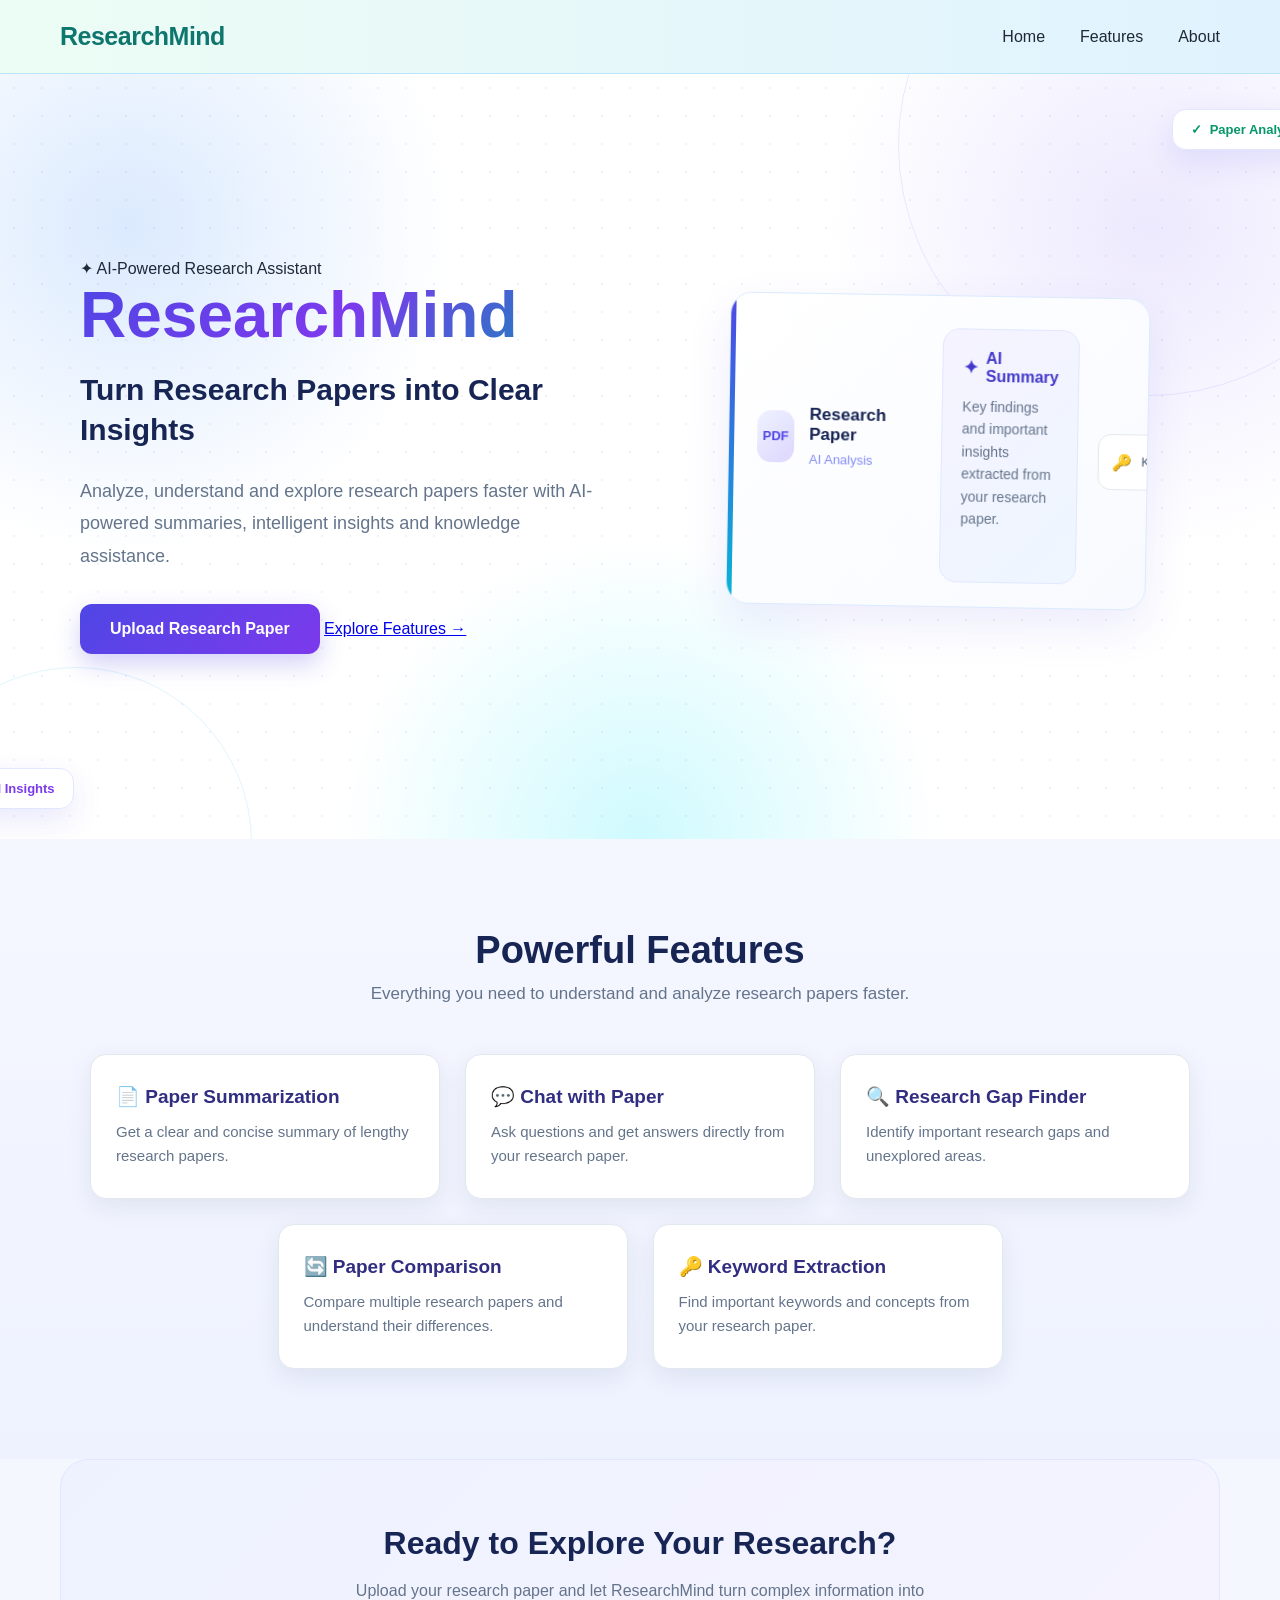
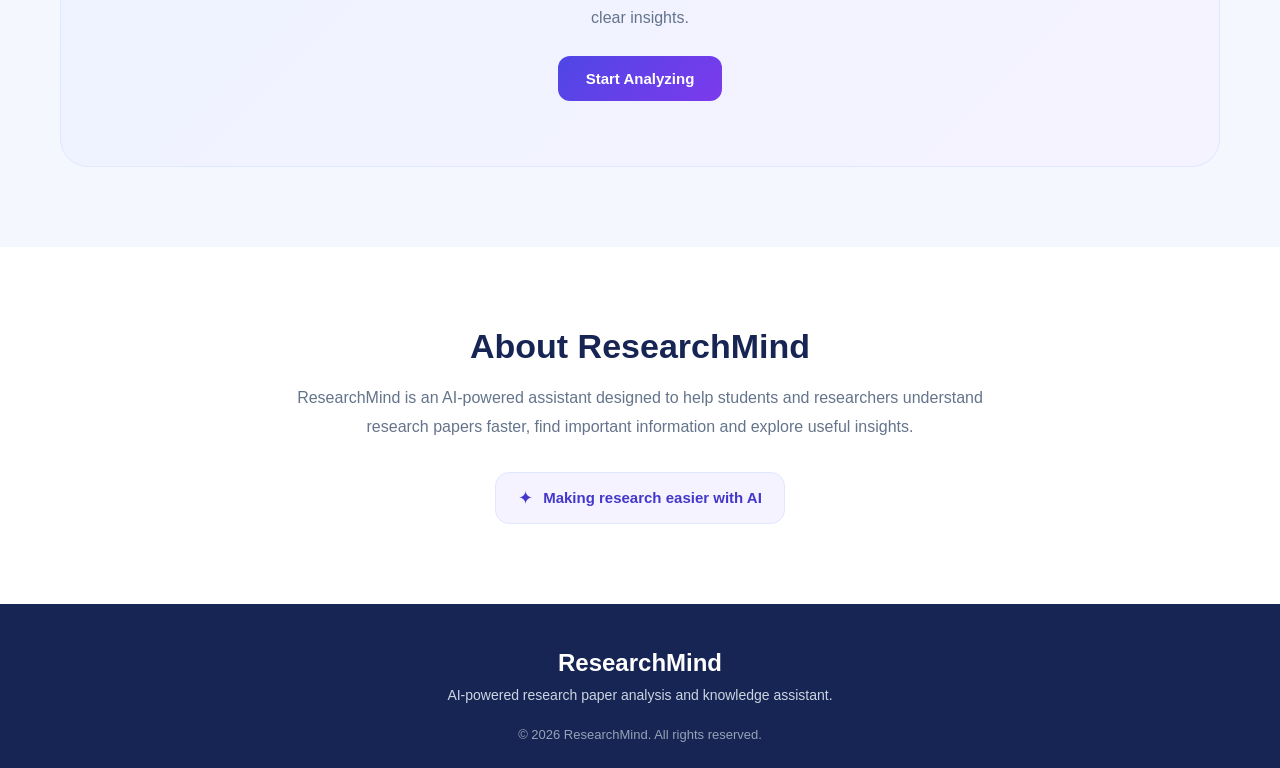
<file: frontend/index.html>
<!DOCTYPE html>
<html lang="en">
<head>
    <meta charset="UTF-8">
    <meta name="viewport" content="width=device-width, initial-scale=1.0">
    <title>ResearchMind</title>

    <link rel="stylesheet" href="css/style.css">
</head>

<body>
    <nav class="navbar">
    <div class="logo">ResearchMind</div>

    <div class="nav-links">
        <a href="#home">Home</a>
        <a href="#features">Features</a>
        <a href="#about">About</a>
    </div>
</nav>

  <section class="hero" id="home">

    <div class="hero-content">

        <span class="hero-badge">✦ AI-Powered Research Assistant</span>

        <h1>ResearchMind</h1>

        <h2>
            Turn Research Papers into
            <span>Clear Insights</span>
        </h2>

        <p>
            Analyze, understand and explore research papers faster
            with AI-powered summaries, intelligent insights and
            knowledge assistance.
        </p>

        <div class="hero-buttons">
           <a href="upload.html" class="upload-btn">Upload Research Paper</a>
            <a href="#features">Explore Features →</a>
        </div>

    </div>


    <div class="hero-visual">

        <div class="paper-card">

            <div class="paper-top">
                <div class="pdf-icon">PDF</div>

                <div>
                    <strong>Research Paper</strong>
                    <small>AI Analysis</small>
                </div>
            </div>

            <div class="paper-lines">
                <span></span>
                <span></span>
                <span></span>
                <span></span>
            </div>

            <div class="analysis-box">
                <div class="analysis-title">
                    <span>✦</span>
                    AI Summary
                </div>

                <p>
                    Key findings and important insights
                    extracted from your research paper.
                </p>
            </div>

            <div class="mini-cards">

                <div class="mini-card">
                    <b>🔑</b>
                    <span>Keywords</span>
                </div>

                <div class="mini-card">
                    <b>🔍</b>
                    <span>Research Gaps</span>
                </div>

            </div>

        </div>

        <div class="floating-card summary-card">
            <span>✓</span>
            Paper Analyzed
        </div>

        <div class="floating-card insight-card">
            ✦ AI Insights
        </div>

    </div>

</section>
<section class="features" id="features">
    <h2>Powerful Features</h2>
    <p class="features-subtitle">
        Everything you need to understand and analyze research papers faster.
    </p>

    <div class="feature-container">

        <div class="feature-card">
            <h3>📄 Paper Summarization</h3>
            <p>Get a clear and concise summary of lengthy research papers.</p>
        </div>

        <div class="feature-card">
            <h3>💬 Chat with Paper</h3>
            <p>Ask questions and get answers directly from your research paper.</p>
        </div>

        <div class="feature-card">
            <h3>🔍 Research Gap Finder</h3>
            <p>Identify important research gaps and unexplored areas.</p>
        </div>

        <div class="feature-card">
            <h3>🔄 Paper Comparison</h3>
            <p>Compare multiple research papers and understand their differences.</p>
        </div>

        <div class="feature-card">
            <h3>🔑 Keyword Extraction</h3>
            <p>Find important keywords and concepts from your research paper.</p>
        </div>
    </div>
</section>
<section class="cta-section">

    <h2>Ready to Explore Your Research?</h2>

    <p>
        Upload your research paper and let ResearchMind
        turn complex information into clear insights.
    </p>

    <button>Start Analyzing</button>

</section>
<section class="about-section" id="about">

    <h2>About ResearchMind</h2>

    <p>
        ResearchMind is an AI-powered assistant designed to help
        students and researchers understand research papers faster,
        find important information and explore useful insights.
    </p>
    <div class="about-highlight">
    <span>✦</span>
    <strong>Making research easier with AI</strong>
</div>

</section>
<footer class="footer">
    <div class="footer-logo">ResearchMind</div>

    <p>AI-powered research paper analysis and knowledge assistant.</p>

    <span>© 2026 ResearchMind. All rights reserved.</span>
</footer>
    <script src="js/script.js"></script>
</body>
</html>
</file>
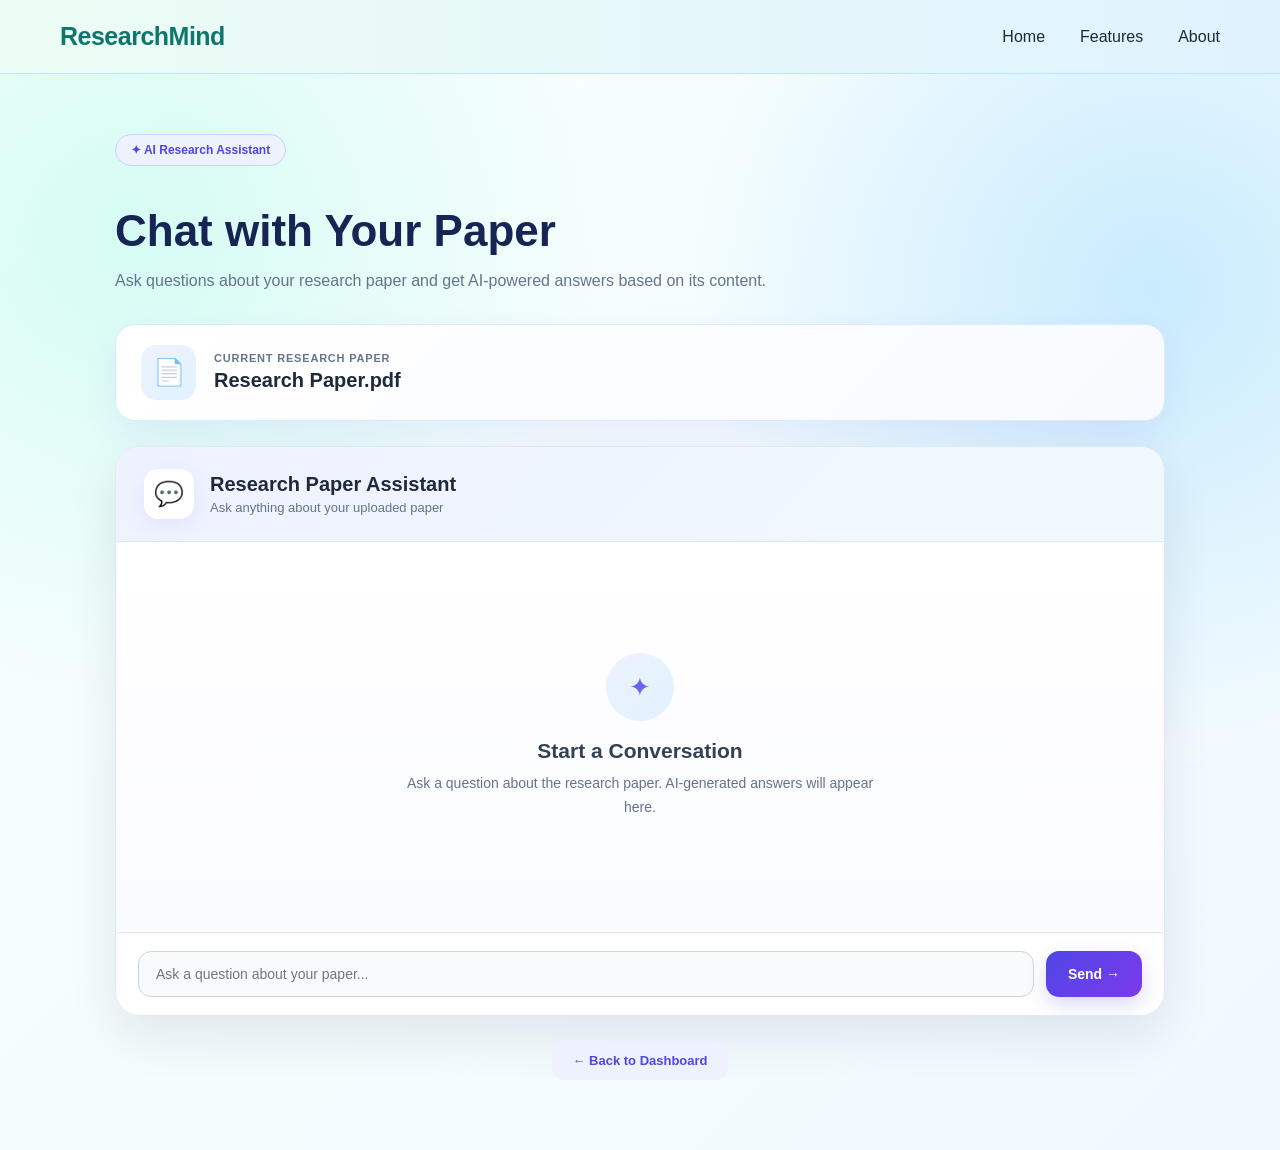
<file: frontend/chat.html>
<!DOCTYPE html>
<html lang="en">
<head>
    <meta charset="UTF-8">
    <meta name="viewport" content="width=device-width, initial-scale=1.0">
    <title>Chat with Paper - ResearchMind</title>
    <link rel="stylesheet" href="css/style.css">
</head>

<body>

    <nav class="navbar">
        <div class="logo">ResearchMind</div>

        <div class="nav-links">
            <a href="index.html">Home</a>
            <a href="index.html#features">Features</a>
            <a href="index.html#about">About</a>
        </div>
    </nav>

    <main class="chat-section">

        <div class="chat-header">
            <span class="hero-badge">✦ AI Research Assistant</span>

            <h1>Chat with Your Paper</h1>

            <p>
                Ask questions about your research paper
                and get AI-powered answers based on its content.
            </p>
        </div>

        <div class="chat-paper">

            <div class="chat-file-icon">📄</div>

            <div>
                <span>Current Research Paper</span>
                <h2 id="chat-paper-name">Research Paper.pdf</h2>
            </div>

        </div>

        <div class="chat-box">

            <div class="chat-box-header">

                <div class="chat-icon">💬</div>

                <div>
                    <h2>Research Paper Assistant</h2>
                    <p>Ask anything about your uploaded paper</p>
                </div>

            </div>

            <div class="chat-messages">

                <div class="chat-welcome">
                    <div class="chat-welcome-icon">✦</div>

                    <h3>Start a Conversation</h3>

                    <p>
                        Ask a question about the research paper.
                        AI-generated answers will appear here.
                    </p>
                </div>

            </div>

            <div class="chat-input-area">

                <input
                    type="text"
                    id="chat-input"
                    placeholder="Ask a question about your paper..."
                >

                <button id="send-chat">
                    Send →
                </button>

            </div>

        </div>

        <button class="back-dashboard"
            onclick="window.location.href='dashboard.html'">
            ← Back to Dashboard
        </button>

    </main>

    <script>
    const paperName = localStorage.getItem("researchPaperName");

    if (paperName) {
        document.getElementById("chat-paper-name").textContent = paperName;
    }

    const chatInput = document.getElementById("chat-input");
    const sendButton = document.getElementById("send-chat");
    const chatMessages = document.querySelector(".chat-messages");

    function addMessage(message, type) {
        const messageDiv = document.createElement("div");

        messageDiv.className = type === "user"
            ? "chat-message user-message"
            : "chat-message ai-message";

        messageDiv.textContent = message;

        chatMessages.appendChild(messageDiv);
        chatMessages.scrollTop = chatMessages.scrollHeight;
    }

    async function askResearchMind() {
        const question = chatInput.value.trim();

        if (!question) {
            return;
        }

        addMessage(question, "user");
        chatInput.value = "";

        try {
            const response = await fetch("http://127.0.0.1:5000/ask", {
                method: "POST",
                headers: {
                    "Content-Type": "application/json"
                },
                body: JSON.stringify({
                    question: question
                })
            });

            const data = await response.json();

            if (response.ok) {
                addMessage(data.answer, "ai");
            } else {
                addMessage(data.error || "Something went wrong.", "ai");
            }

        } catch (error) {
            addMessage(
                "Unable to connect to ResearchMind backend. Please make sure the backend server is running.",
                "ai"
            );

            console.error(error);
        }
    }

    sendButton.addEventListener("click", askResearchMind);

    chatInput.addEventListener("keypress", function(event) {
        if (event.key === "Enter") {
            askResearchMind();
        }
    });
    </script>

</body>
</html>
</file>
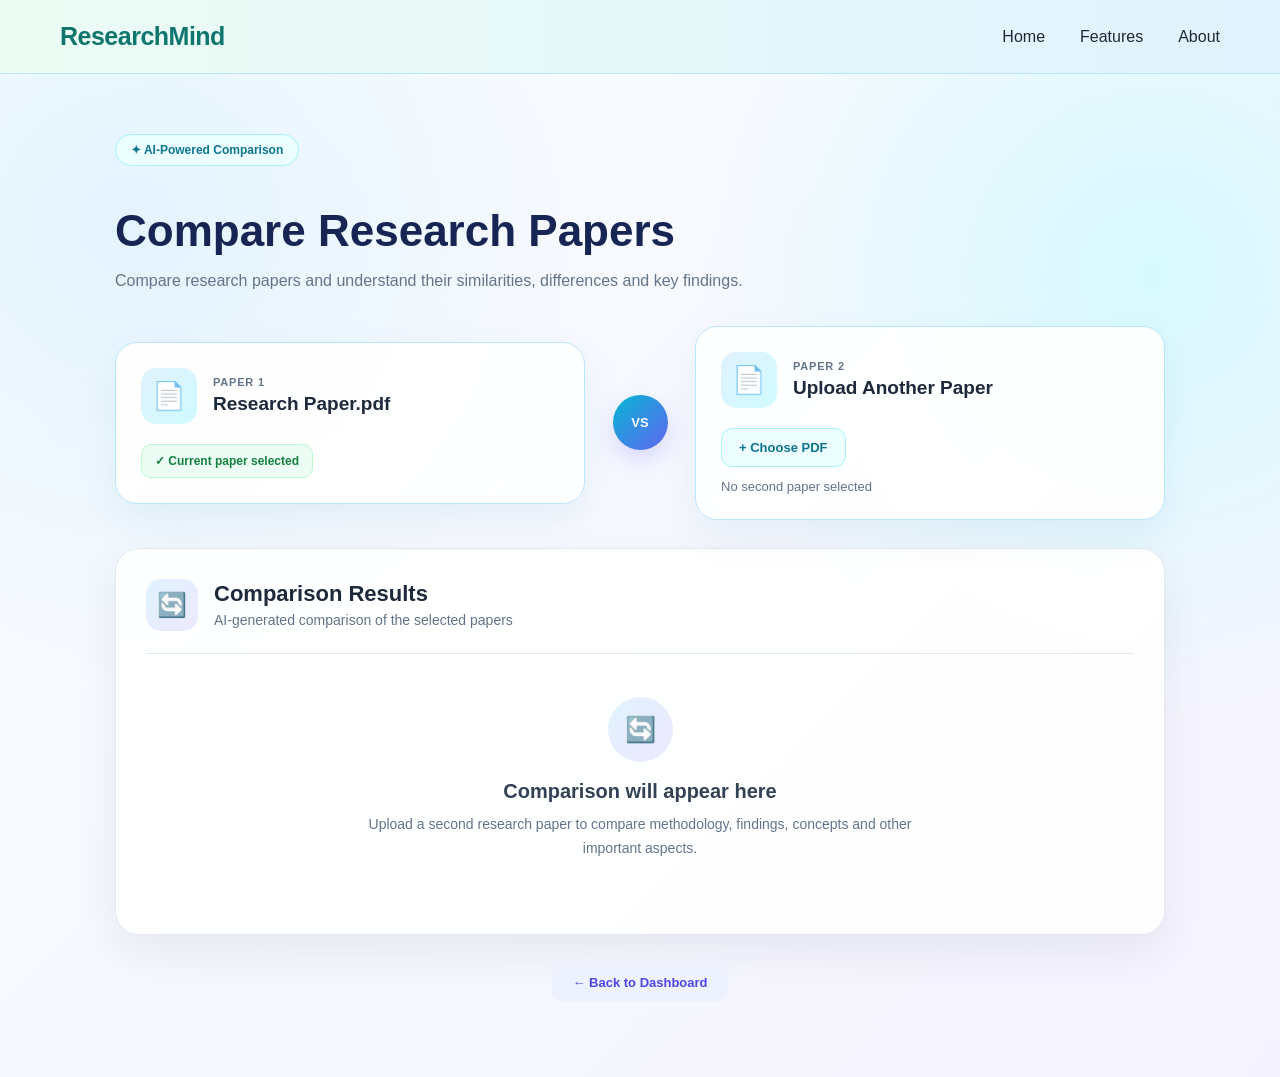
<file: frontend/comparison.html>
<!DOCTYPE html>
<html lang="en">
<head>
    <meta charset="UTF-8">
    <meta name="viewport" content="width=device-width, initial-scale=1.0">
    <title>Paper Comparison - ResearchMind</title>
    <link rel="stylesheet" href="css/style.css">
</head>

<body>

    <nav class="navbar">
        <div class="logo">ResearchMind</div>

        <div class="nav-links">
            <a href="index.html">Home</a>
            <a href="index.html#features">Features</a>
            <a href="index.html#about">About</a>
        </div>
    </nav>

    <main class="comparison-section">

        <div class="comparison-header">

            <span class="hero-badge">✦ AI-Powered Comparison</span>

            <h1>Compare Research Papers</h1>

            <p>
                Compare research papers and understand their
                similarities, differences and key findings.
            </p>

        </div>


        <div class="comparison-upload-grid">

            <div class="comparison-paper-card">

                <div class="comparison-card-top">
                    <div class="comparison-file-icon">📄</div>

                    <div>
                        <span>Paper 1</span>
                        <h2 id="paper-one-name">Research Paper.pdf</h2>
                    </div>
                </div>

                <div class="comparison-status">
                    ✓ Current paper selected
                </div>

            </div>


            <div class="comparison-vs">
                <span>VS</span>
            </div>


            <div class="comparison-paper-card second-paper">

                <div class="comparison-card-top">
                    <div class="comparison-file-icon">📄</div>

                    <div>
                        <span>Paper 2</span>
                        <h2>Upload Another Paper</h2>
                    </div>
                </div>

                <label for="comparison-file" class="comparison-upload-btn">
                    + Choose PDF
                </label>

                <input
                    type="file"
                    id="comparison-file"
                    accept=".pdf"
                >

                <p class="comparison-file-name">
                    No second paper selected
                </p>

            </div>

        </div>


        <div class="comparison-result-box">

            <div class="comparison-result-header">

                <div class="comparison-result-icon">🔄</div>

                <div>
                    <h2>Comparison Results</h2>
                    <p>
                        AI-generated comparison of the selected papers
                    </p>
                </div>

            </div>


            <div class="comparison-placeholder">

                <div class="comparison-placeholder-icon">
                    🔄
                </div>

                <h3>Comparison will appear here</h3>

                <p>
                    Upload a second research paper to compare
                    methodology, findings, concepts and other
                    important aspects.
                </p>

            </div>

        </div>


        <button class="back-dashboard"
            onclick="window.location.href='dashboard.html'">
            ← Back to Dashboard
        </button>

    </main>


    <script>

        const currentPaper =
            localStorage.getItem("researchPaperName");

        if (currentPaper) {
            document.getElementById("paper-one-name").textContent =
                currentPaper;
        }


        const comparisonFile =
            document.getElementById("comparison-file");

        const comparisonFileName =
            document.querySelector(".comparison-file-name");


        comparisonFile.addEventListener("change", function () {

            const file = this.files[0];

            if (!file) return;

            if (file.type !== "application/pdf") {
                alert("Please select a PDF file.");
                this.value = "";
                return;
            }

            if (file.size > 10 * 1024 * 1024) {
                alert("File size must be less than 10 MB.");
                this.value = "";
                return;
            }

            comparisonFileName.textContent =
                "✓ " + file.name;

        });

    </script>

</body>
</html>
</file>
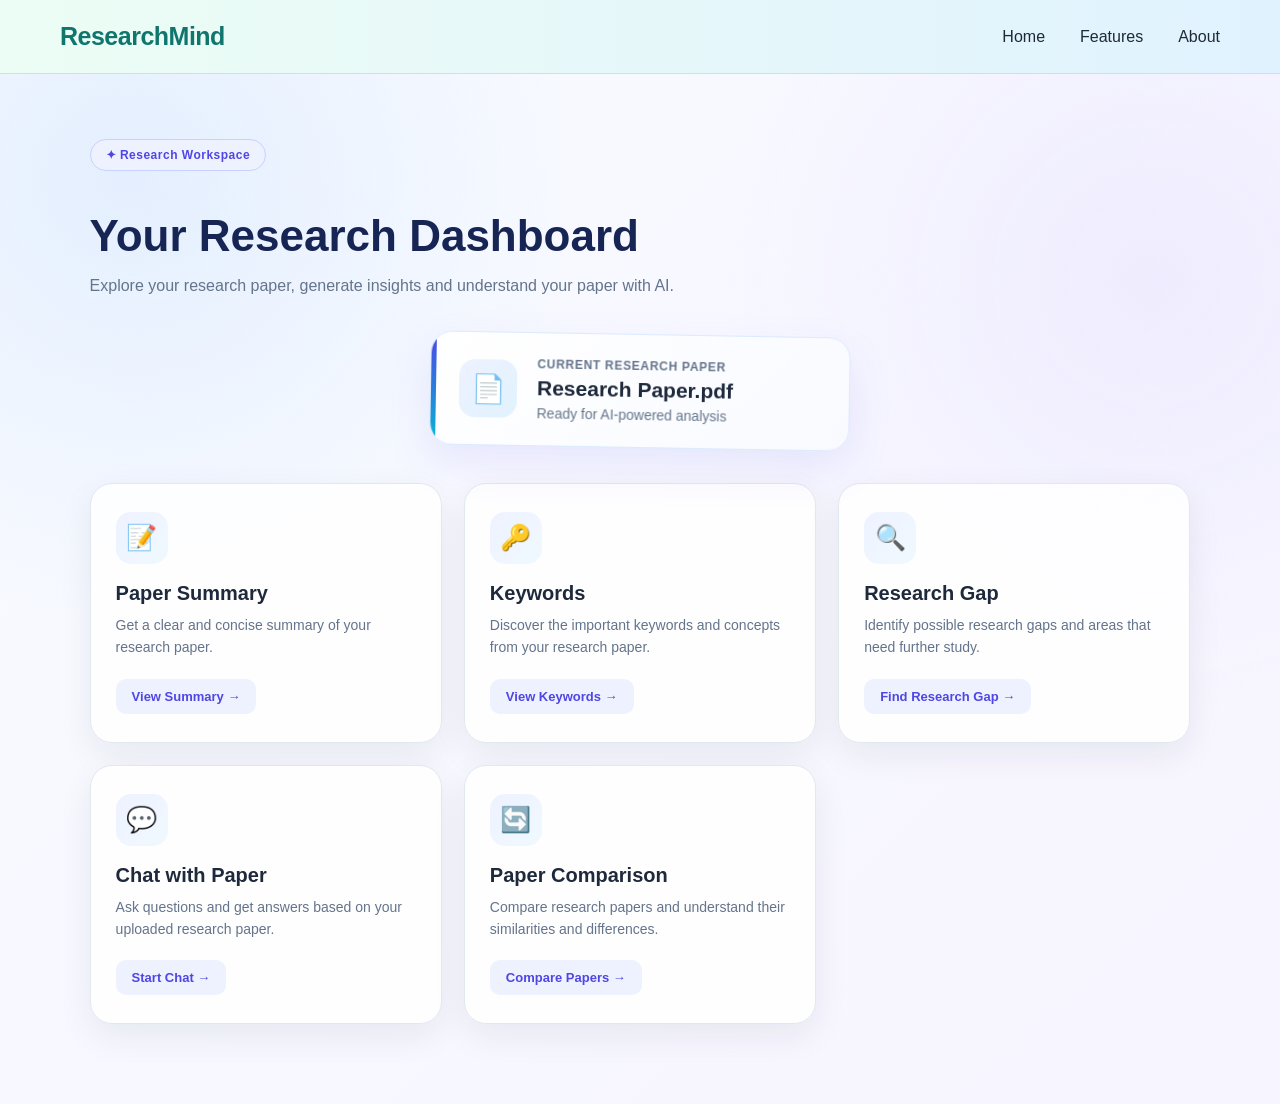
<file: frontend/dashboard.html>
<!DOCTYPE html>
<html lang="en">

<head>
    <meta charset="UTF-8">
    <meta name="viewport" content="width=device-width, initial-scale=1.0">

    <title>Dashboard - ResearchMind</title>

    <link rel="stylesheet" href="css/style.css">
</head>

<body>

    <!-- NAVBAR -->
    <nav class="navbar">
        <div class="logo">ResearchMind</div>

        <div class="nav-links">
            <a href="index.html">Home</a>
            <a href="index.html#features">Features</a>
            <a href="index.html#about">About</a>
        </div>
    </nav>


    <!-- DASHBOARD -->
    <main class="dashboard-section">

        <div class="dashboard-header">

            <div>
                <span class="hero-badge">✦ Research Workspace</span>

                <h1>Your Research Dashboard</h1>

                <p>
                    Explore your research paper, generate insights
                    and understand your paper with AI.
                </p>
            </div>

        </div>


        <!-- PAPER CARD -->
        <div class="paper-card">

            <div class="paper-icon">
                📄
            </div>

            <div class="paper-details">
                <span>Current Research Paper</span>

                <h2 id="research-paper-name">Research Paper.pdf</h2>

                <p>Ready for AI-powered analysis</p>
            </div>

        </div>


        <!-- FEATURE CARDS -->
        <div class="dashboard-grid">

            <div class="dashboard-card">
                <div class="dashboard-card-icon">📝</div>

                <h3>Paper Summary</h3>

                <p>
                    Get a clear and concise summary of your
                    research paper.
                </p>

               <a href="./summary.html" class="dashboard-summary-link">
    View Summary →
</a>
            </div>


            <div class="dashboard-card">
                <div class="dashboard-card-icon">🔑</div>

                <h3>Keywords</h3>

                <p>
                    Discover the important keywords and concepts
                    from your research paper.
                </p>

                <a href="./keywords.html" class="dashboard-summary-link">
    View Keywords →
</a>
            </div>


            <div class="dashboard-card">
                <div class="dashboard-card-icon">🔍</div>

                <h3>Research Gap</h3>

                <p>
                    Identify possible research gaps and areas
                    that need further study.
                </p>

                <a href="./research-gap.html" class="dashboard-summary-link">
    Find Research Gap →
</a>
            </div>


            <div class="dashboard-card">
                <div class="dashboard-card-icon">💬</div>

                <h3>Chat with Paper</h3>

                <p>
                    Ask questions and get answers based on
                    your uploaded research paper.
                </p>

                <a href="./chat.html" class="dashboard-summary-link">
    Start Chat →
</a>
            </div>


            <div class="dashboard-card">
                <div class="dashboard-card-icon">🔄</div>

                <h3>Paper Comparison</h3>

                <p>
                    Compare research papers and understand
                    their similarities and differences.
                </p>

                <a href="./comparison.html" class="dashboard-summary-link">
    Compare Papers →
</a>
            </div>

        </div>

    </main>


    <script src="js/script.js"></script>
    <script>
    const paperName = localStorage.getItem("researchPaperName");

    if (paperName) {
        document.getElementById("research-paper-name").textContent = paperName;
    }
</script>

</body>

</html>
</file>
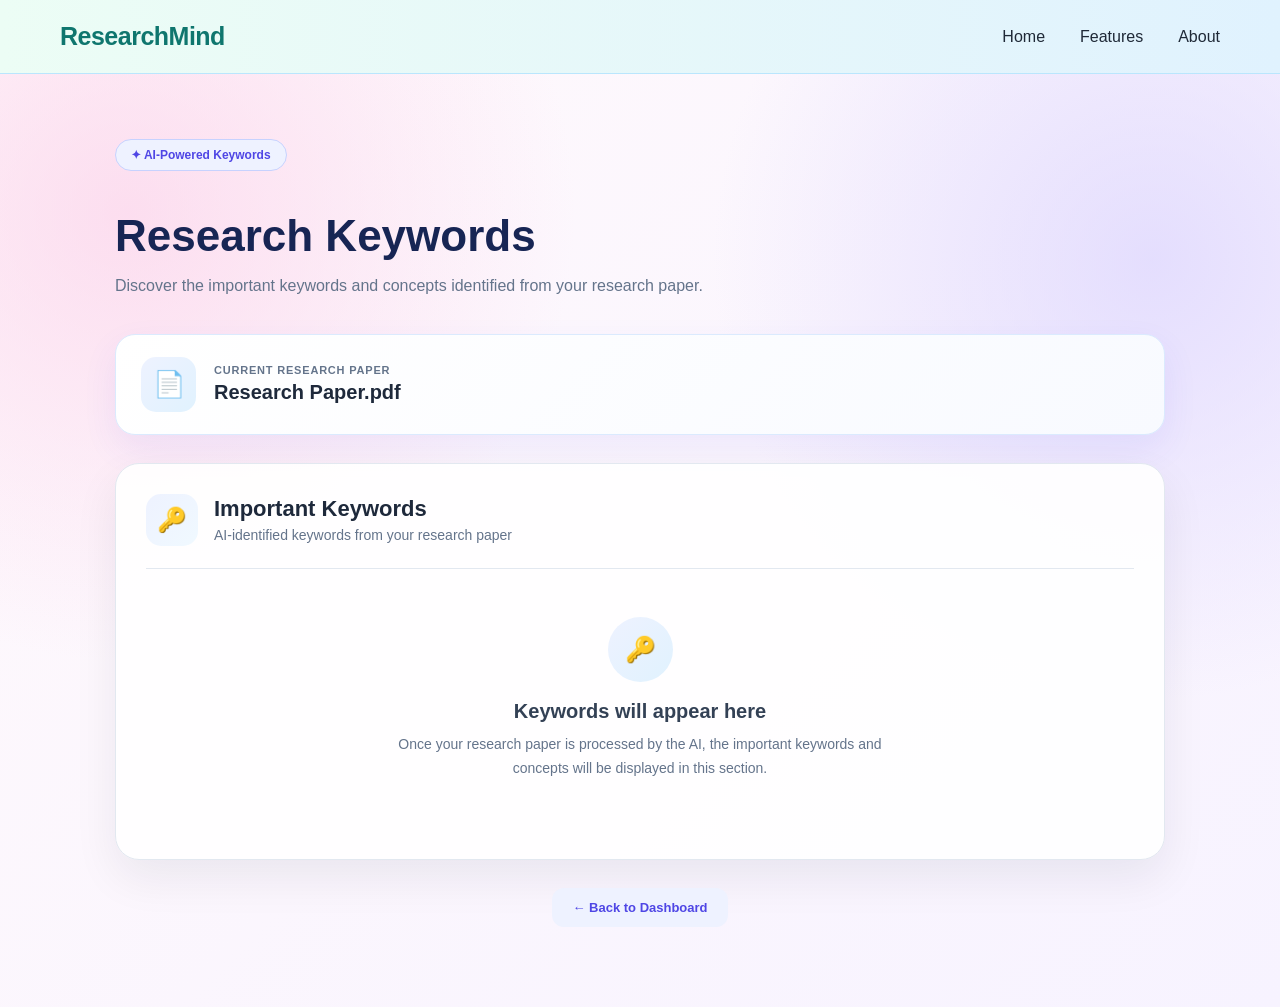
<file: frontend/keywords.html>
<!DOCTYPE html>
<html lang="en">
<head>
    <meta charset="UTF-8">
    <meta name="viewport" content="width=device-width, initial-scale=1.0">
    <title>Keywords - ResearchMind</title>
    <link rel="stylesheet" href="css/style.css">
</head>

<body>

    <nav class="navbar">
        <div class="logo">ResearchMind</div>

        <div class="nav-links">
            <a href="index.html">Home</a>
            <a href="index.html#features">Features</a>
            <a href="index.html#about">About</a>
        </div>
    </nav>

    <main class="keywords-section">

        <div class="keywords-header">
            <span class="hero-badge">✦ AI-Powered Keywords</span>

            <h1>Research Keywords</h1>

            <p>
                Discover the important keywords and concepts
                identified from your research paper.
            </p>
        </div>

        <div class="keywords-paper">

            <div class="keywords-file-icon">📄</div>

            <div>
                <span>Current Research Paper</span>
                <h2 id="keywords-paper-name">Research Paper.pdf</h2>
            </div>

        </div>

        <div class="keywords-box">

            <div class="keywords-box-header">
                <div class="keywords-icon">🔑</div>

                <div>
                    <h2>Important Keywords</h2>
                    <p>AI-identified keywords from your research paper</p>
                </div>
            </div>

            <div class="keywords-placeholder">

                <div class="keywords-placeholder-icon">
                    🔑
                </div>

                <h3>Keywords will appear here</h3>

                <p>
                    Once your research paper is processed by the AI,
                    the important keywords and concepts will be displayed
                    in this section.
                </p>

            </div>

        </div>

        <button class="back-dashboard"
            onclick="window.location.href='dashboard.html'">
            ← Back to Dashboard
        </button>

    </main>

    <script>
        const paperName = localStorage.getItem("researchPaperName");

        if (paperName) {
            document.getElementById("keywords-paper-name").textContent = paperName;
        }
    </script>

</body>
</html>
</file>
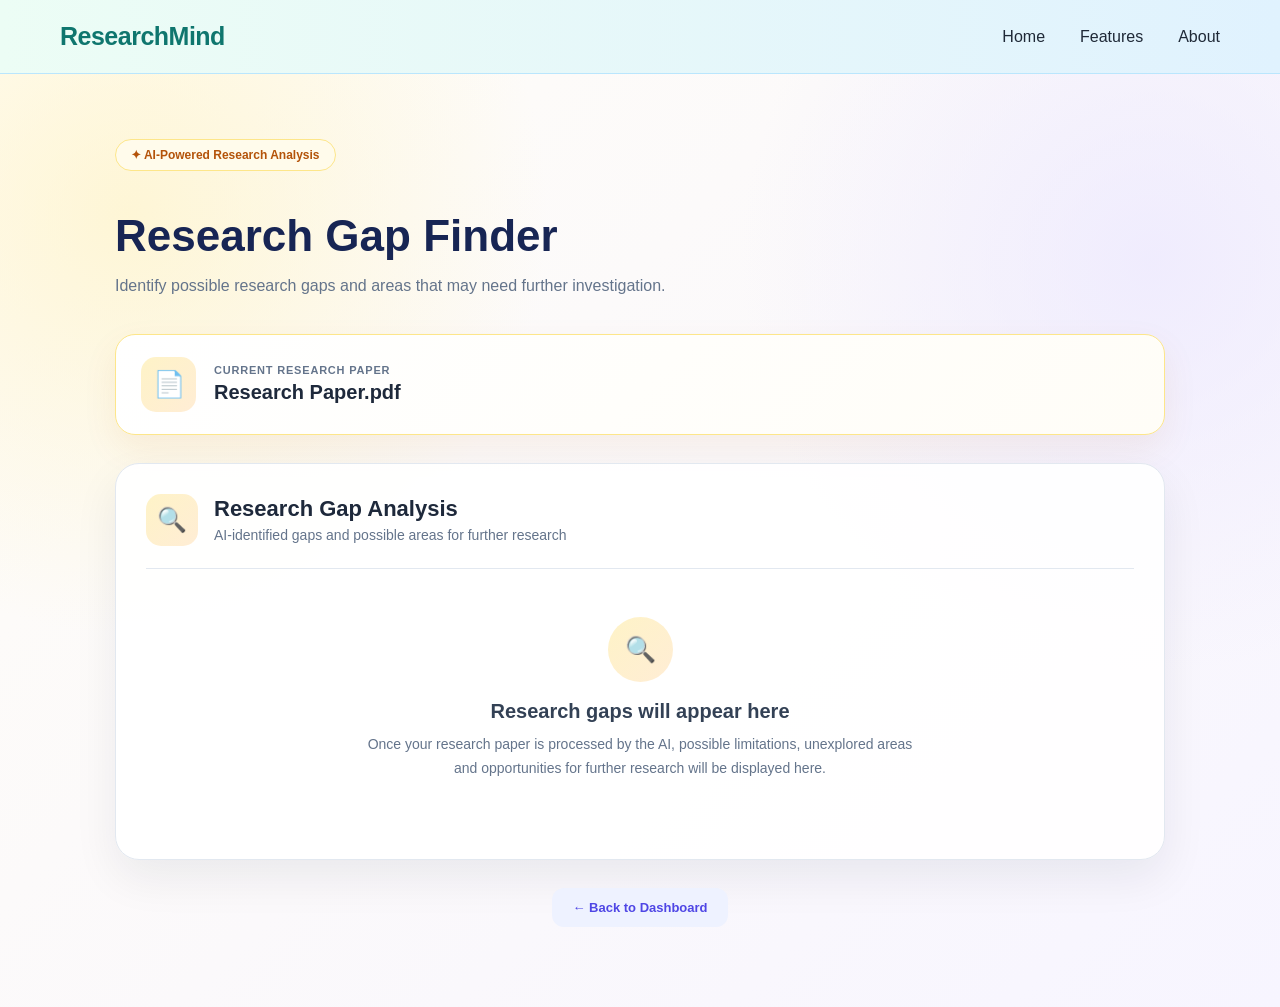
<file: frontend/research-gap.html>
<!DOCTYPE html>
<html lang="en">
<head>
    <meta charset="UTF-8">
    <meta name="viewport" content="width=device-width, initial-scale=1.0">
    <title>Research Gap - ResearchMind</title>
    <link rel="stylesheet" href="css/style.css">
</head>

<body>

    <nav class="navbar">
        <div class="logo">ResearchMind</div>

        <div class="nav-links">
            <a href="index.html">Home</a>
            <a href="index.html#features">Features</a>
            <a href="index.html#about">About</a>
        </div>
    </nav>

    <main class="gap-section">

        <div class="gap-header">

            <span class="hero-badge">✦ AI-Powered Research Analysis</span>

            <h1>Research Gap Finder</h1>

            <p>
                Identify possible research gaps and areas
                that may need further investigation.
            </p>

        </div>


        <div class="gap-paper">

            <div class="gap-file-icon">📄</div>

            <div>
                <span>Current Research Paper</span>
                <h2 id="gap-paper-name">Research Paper.pdf</h2>
            </div>

        </div>


        <div class="gap-box">

            <div class="gap-box-header">

                <div class="gap-icon">🔍</div>

                <div>
                    <h2>Research Gap Analysis</h2>
                    <p>
                        AI-identified gaps and possible areas
                        for further research
                    </p>
                </div>

            </div>


            <div class="gap-placeholder">

                <div class="gap-placeholder-icon">
                    🔍
                </div>

                <h3>Research gaps will appear here</h3>

                <p>
                    Once your research paper is processed by the AI,
                    possible limitations, unexplored areas and
                    opportunities for further research will be
                    displayed here.
                </p>

            </div>

        </div>


        <button class="back-dashboard"
            onclick="window.location.href='dashboard.html'">
            ← Back to Dashboard
        </button>

    </main>


    <script>
        const paperName = localStorage.getItem("researchPaperName");

        if (paperName) {
            document.getElementById("gap-paper-name").textContent = paperName;
        }
    </script>

</body>
</html>
</file>
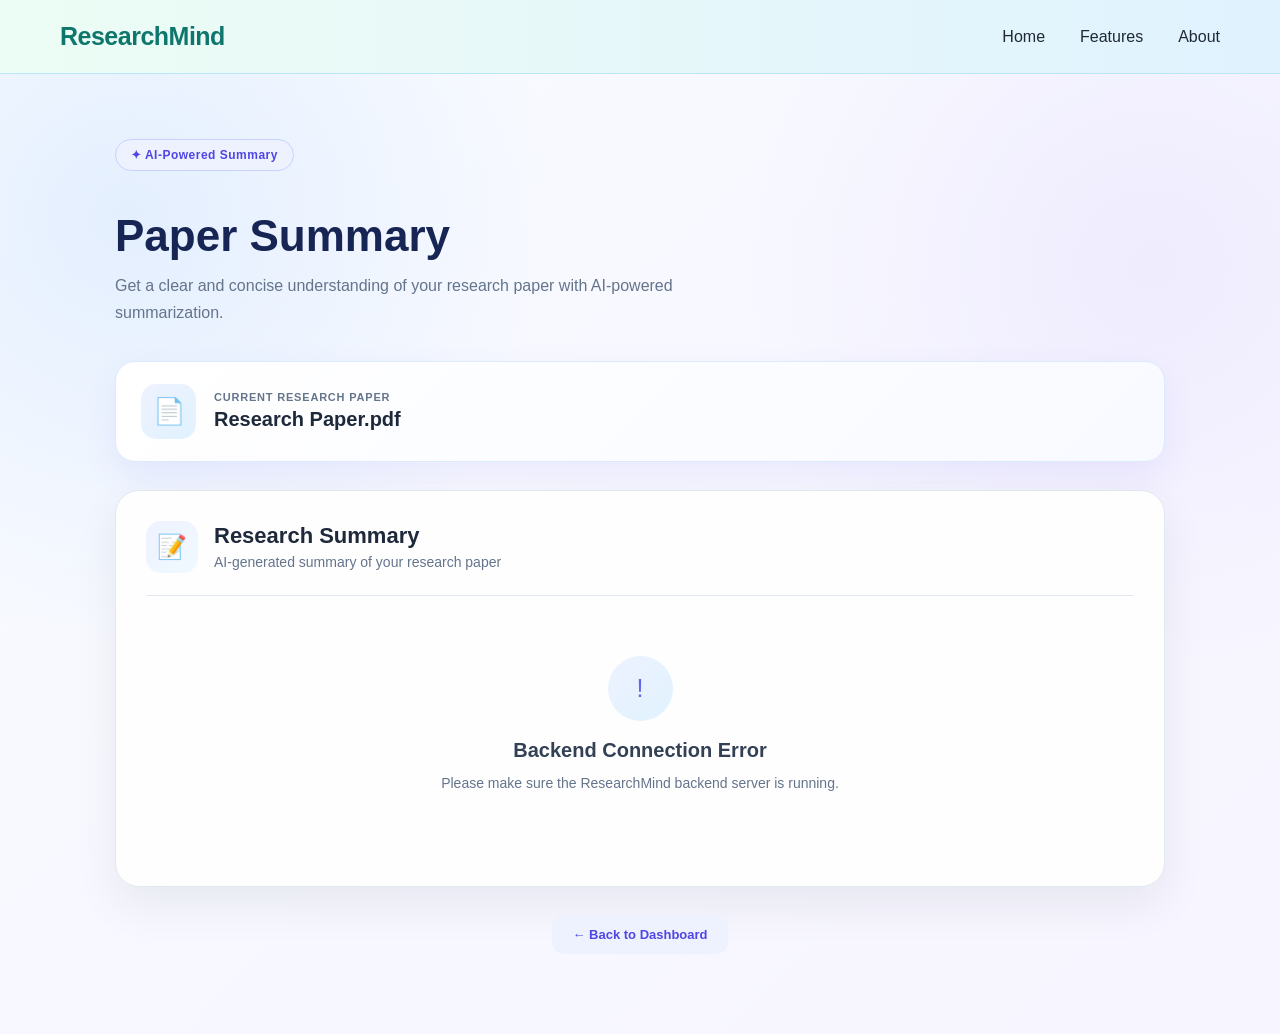
<file: frontend/summary.html>
<!DOCTYPE html>
<html lang="en">
<head>
    <meta charset="UTF-8">
    <meta name="viewport" content="width=device-width, initial-scale=1.0">
    <title>Paper Summary - ResearchMind</title>
    <link rel="stylesheet" href="css/style.css">
</head>

<body>

    <nav class="navbar">
        <div class="logo">ResearchMind</div>

        <div class="nav-links">
            <a href="index.html">Home</a>
            <a href="index.html#features">Features</a>
            <a href="index.html#about">About</a>
        </div>
    </nav>


    <main class="summary-section">

        <div class="summary-header">

            <span class="hero-badge">✦ AI-Powered Summary</span>

            <h1>Paper Summary</h1>

            <p>
                Get a clear and concise understanding of your
                research paper with AI-powered summarization.
            </p>

        </div>


        <div class="summary-paper">

            <div class="summary-file-icon">
                📄
            </div>

            <div>
                <span>Current Research Paper</span>
                <h2 id="summary-paper-name">Research Paper.pdf</h2>
            </div>

        </div>


        <div class="summary-box">

            <div class="summary-box-header">
                <div class="summary-icon">📝</div>

                <div>
                    <h2>Research Summary</h2>
                    <p>AI-generated summary of your research paper</p>
                </div>
            </div>


            <div class="summary-placeholder">

                <div class="placeholder-icon">
                    ✦
                </div>

                <h3>Summary will appear here</h3>

                <p>
                    Once the research paper is processed by the AI,
                    its important points and key findings will be
                    displayed in this section.
                </p>

            </div>

        </div>


        <button class="back-dashboard" onclick="window.location.href='dashboard.html'">
            ← Back to Dashboard
        </button>

    </main>


    <script>
    const paperName = localStorage.getItem("researchPaperName");

    if (paperName) {
        document.getElementById("summary-paper-name").textContent = paperName;
    }

    const summaryPlaceholder = document.querySelector(".summary-placeholder");

    async function loadSummary() {
        try {
            summaryPlaceholder.innerHTML = `
                <div class="placeholder-icon">✦</div>
                <h3>Generating Summary...</h3>
                <p>Please wait while ResearchMind analyzes your paper.</p>
            `;

            const response = await fetch("http://127.0.0.1:5000/summary", {
                method: "GET"
            });

            const data = await response.json();

            if (response.ok) {
                summaryPlaceholder.innerHTML = `
                    <h3>AI-Generated Summary</h3>
                    <p>${data.summary.replace(/\n/g, "<br>")}</p>
                `;
            } else {
                summaryPlaceholder.innerHTML = `
                    <div class="placeholder-icon">!</div>
                    <h3>Unable to Generate Summary</h3>
                    <p>${data.error || "Something went wrong."}</p>
                `;
            }

        } catch (error) {
            summaryPlaceholder.innerHTML = `
                <div class="placeholder-icon">!</div>
                <h3>Backend Connection Error</h3>
                <p>Please make sure the ResearchMind backend server is running.</p>
            `;

            console.error(error);
        }
    }

    loadSummary();
</script>

</body>
</html>
</file>
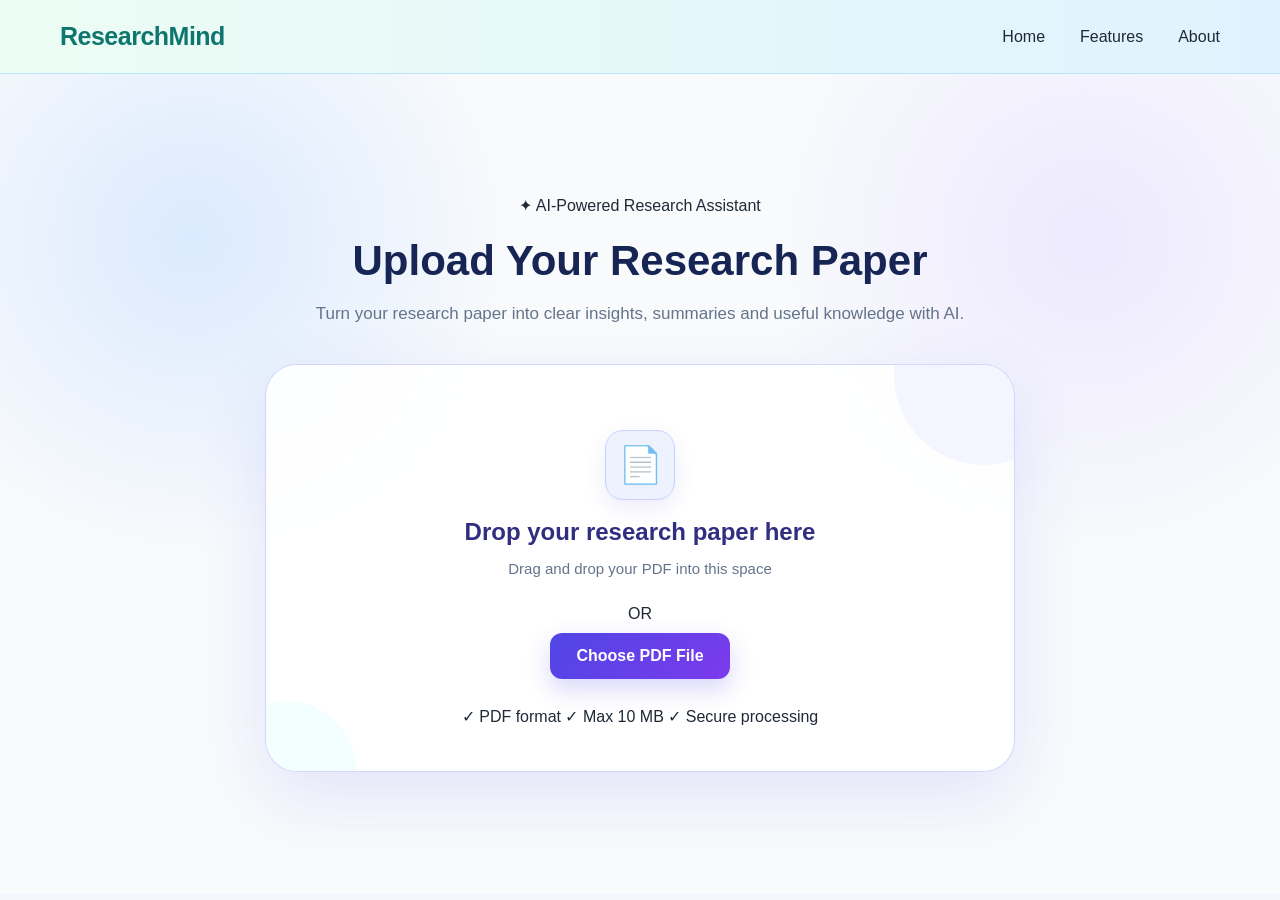
<file: frontend/upload.html>
<!DOCTYPE html>
<html lang="en">
<head>
    <meta charset="UTF-8">
    <meta name="viewport" content="width=device-width, initial-scale=1.0">
    <title>Upload Research Paper - ResearchMind</title>
    <link rel="stylesheet" href="css/style.css">
</head>

<body>

    <nav class="navbar">
        <div class="logo">ResearchMind</div>

        <div class="nav-links">
            <a href="index.html">Home</a>
            <a href="index.html#features">Features</a>
            <a href="index.html#about">About</a>
        </div>
    </nav>

    <section class="upload-section">

        <div class="upload-content">

            <span class="hero-badge">✦ AI-Powered Research Assistant</span>

            <h1>Upload Your Research Paper</h1>

            <p>
                Turn your research paper into clear insights,
                summaries and useful knowledge with AI.
            </p>

            <div class="upload-box">

                <div class="upload-icon">
                    📄
                </div>

                <h2>Drop your research paper here</h2>

                <p>
                    Drag and drop your PDF into this space
                </p>

                <div class="upload-divider">
                    <span>OR</span>
                </div>

                <label for="pdf-file" class="choose-btn">
                    Choose PDF File
                </label>

                <input type="file" id="pdf-file" accept=".pdf">

                <div class="upload-info">
                    <span>✓ PDF format</span>
                    <span>✓ Max 10 MB</span>
                    <span>✓ Secure processing</span>
                </div>

            </div>

        </div>

    </section>

    <script src="js/script.js"></script>

</body>
</html>
</file>
<file: frontend/css/style.css>
* {
    margin: 0;
    padding: 0;
    box-sizing: border-box;
}

body {
    font-family: Arial, sans-serif;
    background: #f5f7ff;
    color: #1f2937;
}

.hero {
    min-height: 85vh;
    display: grid;
    grid-template-columns: 1fr 1fr;
    align-items: center;
    gap: 70px;
    padding: 70px 80px;

    background:
        radial-gradient(circle at 10% 20%, #dbeafe 0%, transparent 25%),
        radial-gradient(circle at 90% 20%, #ede9fe 0%, transparent 25%),
        radial-gradient(circle at 50% 100%, #cffafe 0%, transparent 30%),
        #ffffff;

    position: relative;
    overflow: hidden;
}
.hero::before {
    content: "";
    position: absolute;
    width: 500px;
    height: 500px;
    border: 1px solid rgba(99, 102, 241, 0.12);
    border-radius: 50%;
    top: -180px;
    right: -120px;
}

.hero::after {
    content: "";
    position: absolute;
    width: 350px;
    height: 350px;
    border: 1px solid rgba(14, 165, 233, 0.12);
    border-radius: 50%;
    bottom: -180px;
    left: -100px;
}
.hero h1 {
    font-size: 64px;
    margin-bottom: 18px;
    color: #312e81;
    font-weight: 700;
}

.hero h2 {
    font-size: 30px;
    max-width: 850px;
    margin-bottom: 20px;
    color: #172554;
    line-height: 1.3;
}

.hero p {
    max-width: 650px;
    font-size: 18px;
    line-height: 1.7;
    margin-bottom: 32px;
    color: #64748b;
}

.hero button {
    padding: 15px 32px;
    font-size: 16px;
    font-weight: 600;
    color: white;
    background: linear-gradient(135deg, #4f46e5, #7c3aed);
    border: none;
    border-radius: 10px;
    cursor: pointer;
    box-shadow: 0 8px 20px rgba(79, 70, 229, 0.25);
    transition: 0.3s ease;
}

.hero button:hover {
    transform: translateY(-3px);
    box-shadow: 0 12px 25px rgba(79, 70, 229, 0.35);
}
.navbar {
    width: 100%;
    padding: 20px 50px;
    display: flex;
    justify-content: space-between;
    align-items: center;
    background: white;
}

.logo {
    font-size: 24px;
    font-weight: bold;
}

.nav-links {
    display: flex;
    gap: 30px;
}

.nav-links a {
    text-decoration: none;
    color: #1f2937;
    font-size: 16px;
}
/* Features Section */

.features {
    padding: 90px 60px;
    text-align: center;
    background: linear-gradient(180deg, #f5f7ff, #eef2ff);
}

.features h2 {
    font-size: 38px;
    margin-bottom: 12px;
    color: #172554;
}

.features-subtitle {
    font-size: 17px;
    color: #64748b;
    margin-bottom: 50px;
}

.feature-container {
    max-width: 1100px;
    margin: auto;
    display: grid;
    grid-template-columns: repeat(3, 1fr);
    gap: 25px;
}.feature-container {
    max-width: 1100px;
    margin: auto;
    display: grid;
    grid-template-columns: repeat(6, 1fr);
    gap: 25px;
}

.feature-card {
    grid-column: span 2;
}
.feature-card:nth-child(4) {
    grid-column: 2 / span 2;
}

.feature-card:nth-child(5) {
    grid-column: 4 / span 2;
}

.feature-card {
    background: white;
    padding: 30px 25px;
    border-radius: 16px;
    text-align: left;
    box-shadow: 0 8px 25px rgba(30, 41, 59, 0.08);
    border: 1px solid #e2e8f0;
    transition: 0.3s ease;
}

.feature-card:hover {
    transform: translateY(-8px);
    box-shadow: 0 15px 35px rgba(30, 41, 59, 0.15);
}

.feature-card h3 {
    font-size: 19px;
    margin-bottom: 12px;
    color: #312e81;
}

.feature-card p {
    font-size: 15px;
    line-height: 1.6;
    color: #64748b;
}
.hero-content {
    max-width: 600px;
}

.hero-badge {
    margin-bottom: 24px;
}

.hero-content h1 {
    margin-bottom: 18px;
}

.hero-content h2 {
    margin-bottom: 24px;
    line-height: 1.35;
}

.hero-content p {
    margin-bottom: 32px;
    line-height: 1.8;
}

.hero-buttons {
    margin-top: 8px;
}.analysis-box {
    margin-top: 8px;
}.hero-visual {
    margin-top: 25px;
}.hero-buttons button {
    border: none;
    padding: 16px 30px;
    border-radius: 12px;
    font-size: 16px;
    font-weight: 600;
    cursor: pointer;

    background: linear-gradient(135deg, #4f46e5, #7c3aed);
    color: white;

    box-shadow: 0 10px 25px rgba(79, 70, 229, 0.25);

    transition: all 0.25s ease;
}

.hero-buttons button:hover {
    transform: translateY(-2px);
    box-shadow: 0 14px 30px rgba(79, 70, 229, 0.32);
}/* Research Paper Visual */

.paper-card {
    width: 420px;
    padding: 28px;
    background: rgba(255, 255, 255, 0.92);
    border: 1px solid #e0e7ff;
    border-radius: 24px;
    box-shadow:
        0 25px 60px rgba(79, 70, 229, 0.14),
        0 5px 20px rgba(15, 23, 42, 0.06);
    backdrop-filter: blur(10px);
    position: relative;
}

.paper-top {
    display: flex;
    align-items: center;
    gap: 15px;
    margin-bottom: 25px;
}

.pdf-icon {
    width: 52px;
    height: 52px;
    display: flex;
    align-items: center;
    justify-content: center;
    border-radius: 14px;
    background: linear-gradient(135deg, #eef2ff, #ddd6fe);
    color: #4f46e5;
    font-size: 13px;
    font-weight: 800;
}

.paper-top strong {
    display: block;
    color: #172554;
    font-size: 17px;
    margin-bottom: 5px;
}

.paper-top small {
    color: #818cf8;
    font-size: 13px;
}

.paper-lines {
    display: flex;
    flex-direction: column;
    gap: 9px;
    margin-bottom: 25px;
}

.paper-lines span {
    height: 7px;
    border-radius: 10px;
    background: #e8ecf8;
}

.paper-lines span:nth-child(1) {
    width: 90%;
}

.paper-lines span:nth-child(2) {
    width: 75%;
}

.paper-lines span:nth-child(3) {
    width: 85%;
}

.paper-lines span:nth-child(4) {
    width: 55%;
}

/* AI Summary */

.analysis-box {
    padding: 20px;
    border-radius: 17px;
    background: linear-gradient(135deg, #f5f3ff, #eef6ff);
    border: 1px solid #e0e7ff;
}

.analysis-title {
    display: flex;
    align-items: center;
    gap: 8px;
    color: #4338ca;
    font-weight: 700;
    margin-bottom: 10px;
}

.analysis-title span {
    font-size: 18px;
}

.analysis-box p {
    color: #64748b;
    font-size: 14px;
    line-height: 1.6;
}

/* Small feature cards */

.mini-cards {
    display: flex;
    gap: 12px;
    margin-top: 16px;
}

.mini-card {
    flex: 1;
    padding: 13px;
    border-radius: 13px;
    background: #ffffff;
    border: 1px solid #e5e7eb;
    display: flex;
    align-items: center;
    gap: 9px;
    font-size: 12px;
    color: #475569;
}

.mini-card b {
    font-size: 16px;
}

/* Floating AI cards */

.floating-card {
    position: absolute;
    padding: 12px 17px;
    border-radius: 12px;
    background: white;
    box-shadow: 0 12px 30px rgba(30, 41, 59, 0.12);
    border: 1px solid #e5e7eb;
    font-size: 13px;
    font-weight: 600;
}

.summary-card {
    top: 35px;
    right: -45px;
    color: #059669;
}

.insight-card {
    bottom: 30px;
    left: -45px;
    color: #7c3aed;
}
.floating-card {
    display: flex;
    align-items: center;
    gap: 8px;
    padding: 12px 18px;
    border-radius: 14px;
    background: rgba(255, 255, 255, 0.95);
    border: 1px solid #e0e7ff;
    box-shadow: 0 12px 30px rgba(79, 70, 229, 0.12);
    font-size: 13px;
    font-weight: 600;
    backdrop-filter: blur(8px);
}

.summary-card {
    color: #059669;
}

.insight-card {
    color: #7c3aed;
}
.cta-section {
    margin: 0 60px 80px;
    padding: 65px 30px;
    text-align: center;
    border-radius: 28px;
    background: linear-gradient(135deg, #eef2ff, #f5f3ff);
    border: 1px solid #e0e7ff;
}

.cta-section h2 {
    font-size: 32px;
    color: #172554;
    margin-bottom: 15px;
}

.cta-section p {
    max-width: 600px;
    margin: 0 auto 25px;
    color: #64748b;
    line-height: 1.7;
}

.cta-section button {
    border: none;
    padding: 14px 28px;
    border-radius: 12px;
    background: linear-gradient(135deg, #4f46e5, #7c3aed);
    color: white;
    font-size: 15px;
    font-weight: 600;
    cursor: pointer;
}
.footer {
    padding: 45px 30px 25px;
    text-align: center;
    background: #172554;
    color: white;
}

.footer-logo {
    font-size: 24px;
    font-weight: 700;
    margin-bottom: 10px;
}

.footer p {
    color: #cbd5e1;
    font-size: 14px;
    margin-bottom: 22px;
}

.footer span {
    color: #94a3b8;
    font-size: 13px;
}
html {
    scroll-behavior: smooth;
}
.about-section {
    padding: 80px 60px;
    text-align: center;
    background: white;
}

.about-section h2 {
    font-size: 34px;
    color: #172554;
    margin-bottom: 18px;
}

.about-section p {
    max-width: 750px;
    margin: auto;
    color: #64748b;
    font-size: 16px;
    line-height: 1.8;
}
.about-highlight {
    width: fit-content;
    margin: 30px auto 0;
    padding: 14px 22px;
    border-radius: 14px;
    background: #f5f3ff;
    border: 1px solid #e0e7ff;
    color: #4338ca;
    display: flex;
    align-items: center;
    gap: 10px;
    font-size: 15px;
}

.about-highlight span {
    font-size: 18px;
}
.hero-content {
    text-align: left;
}

.hero-buttons {
    justify-content: flex-start;
}.hero-content h1 {
    font-family: "Trebuchet MS", sans-serif;
    font-size: 64px;
    font-weight: 800;
    margin-bottom: 18px;

    background: linear-gradient(135deg, #4f46e5, #7c3aed, #0891b2);
    -webkit-background-clip: text;
    -webkit-text-fill-color: transparent;
}
.paper-card {
    transform: rotate(1deg);
    transition: 0.4s ease;
}

.paper-card:hover {
    transform: rotate(0deg) translateY(-8px);
    box-shadow:
        0 30px 70px rgba(79, 70, 229, 0.18),
        0 8px 25px rgba(15, 23, 42, 0.08);
}.paper-card {
    transform: rotate(1deg);
    transition: 0.4s ease;
}

.paper-card:hover {
    transform: rotate(0deg) translateY(-8px);
    box-shadow:
        0 30px 70px rgba(79, 70, 229, 0.18),
        0 8px 25px rgba(15, 23, 42, 0.08);
}.hero {
    background-image:
        radial-gradient(rgba(79, 70, 229, 0.08) 1px, transparent 1px),
        radial-gradient(circle at 10% 20%, #dbeafe 0%, transparent 25%),
        radial-gradient(circle at 90% 20%, #ede9fe 0%, transparent 25%),
        radial-gradient(circle at 50% 100%, #cffafe 0%, transparent 30%);

    background-size: 28px 28px, auto, auto, auto;
}.navbar {
    padding: 22px 60px;
    border-bottom: 1px solid #eef2ff;
    box-shadow: 0 4px 18px rgba(30, 41, 59, 0.04);
}

.logo {
    font-size: 25px;
    font-weight: 800;
    letter-spacing: -0.5px;
    color: #312e81;
}

.nav-links {
    gap: 35px;
}

.nav-links a {
    position: relative;
    font-weight: 500;
    transition: 0.25s ease;
}

.nav-links a:hover {
    color: #4f46e5;
}
.navbar {
    padding: 22px 60px;
    background: linear-gradient(90deg, #ecfdf5, #e0f2fe);
    border-bottom: 1px solid #bae6fd;
    box-shadow: 0 4px 18px rgba(14, 116, 144, 0.08);
}

.logo {
    color: #0f766e;
}.navbar {
    padding: 22px 60px;
    background: linear-gradient(90deg, #ecfdf5, #e0f2fe);
    border-bottom: 1px solid #bae6fd;
    box-shadow: 0 4px 18px rgba(14, 116, 144, 0.08);
}

.logo {
    color: #0f766e;
}@media (max-width: 900px) {

    .hero {
        grid-template-columns: 1fr;
        gap: 40px;
        padding: 60px 30px;
        text-align: center;
    }

    .hero-content {
        text-align: center;
    }

    .hero-buttons {
        justify-content: center;
    }

    .hero-visual {
        margin-top: 10px;
    }

    .paper-card {
        width: 100%;
        max-width: 420px;
        margin: auto;
    }

    .feature-container {
        grid-template-columns: 1fr 1fr;
    }

    .feature-card:nth-child(4),
    .feature-card:nth-child(5) {
        grid-column: auto;
    }

    .navbar {
        padding: 18px 30px;
    }
}
/* PDF Upload Page */

.upload-section {
    min-height: calc(100vh - 80px);
    display: flex;
    justify-content: center;
    align-items: center;
    padding: 70px 30px;
    background:
        radial-gradient(circle at 15% 20%, #dbeafe 0%, transparent 25%),
        radial-gradient(circle at 85% 20%, #ede9fe 0%, transparent 25%),
        #f8fafc;
}

.upload-content {
    width: 100%;
    max-width: 750px;
    text-align: center;
}

.upload-content h1 {
    font-size: 42px;
    color: #172554;
    margin: 22px 0 15px;
}

.upload-content > p {
    color: #64748b;
    font-size: 17px;
    line-height: 1.7;
    margin-bottom: 35px;
}

.upload-box {
    position: relative;
    padding: 65px 55px 45px;
    background: rgba(255, 255, 255, 0.88);
    border: 1px solid rgba(129, 140, 248, 0.35);
    border-radius: 32px;
    box-shadow:
        0 25px 70px rgba(79, 70, 229, 0.12),
        inset 0 1px 0 rgba(255, 255, 255, 0.9);
    backdrop-filter: blur(18px);
    overflow: hidden;
    transition: all 0.3s ease;
}

.upload-box:hover {
    transform: translateY(-4px);
    box-shadow:
        0 30px 80px rgba(79, 70, 229, 0.17),
        inset 0 1px 0 rgba(255, 255, 255, 1);
}

.upload-box::before {
    content: "";
    position: absolute;
    width: 230px;
    height: 230px;
    border-radius: 50%;
    background: #ede9fe;
    top: -125px;
    right: -85px;
    opacity: 0.65;
}

.upload-box::after {
    content: "";
    position: absolute;
    width: 190px;
    height: 190px;
    border-radius: 50%;
    background: #cffafe;
    bottom: -115px;
    left: -85px;
    opacity: 0.6;
}

.upload-box > * {
    position: relative;
    z-index: 2;
}

.upload-icon {
    width: 88px;
    height: 88px;
    margin: 0 auto 28px;

    display: flex;
    align-items: center;
    justify-content: center;

    background: linear-gradient(135deg, #eef2ff, #ecfeff);
    border: 1px solid #c7d2fe;
    border-radius: 26px;

    font-size: 42px;

    box-shadow: 0 15px 35px rgba(79, 70, 229, 0.14);

    transition: 0.3s ease;
}

.upload-icon:hover {
    transform: translateY(-4px) rotate(-2deg);
}

.upload-box h2 {
    color: #312e81;
    font-size: 24px;
    margin-bottom: 14px;
}

.upload-box p {
    color: #64748b;
    font-size: 15px;
    margin-bottom: 28px;
}

.upload-box > span {
    display: block;
    color: #64748b;
    margin: 22px 0;
    font-size: 16px;
}

.choose-btn {
    display: inline-block;
    padding: 14px 26px;
    border-radius: 12px;
    background: linear-gradient(135deg, #4f46e5, #7c3aed);
    color: white;
    font-weight: 600;
    cursor: pointer;
    box-shadow: 0 10px 25px rgba(79, 70, 229, 0.22);
    transition: 0.25s ease;
    margin-bottom: 28px;
    margin-top: 10px;
}

.choose-btn:hover {
    transform: translateY(-2px);
}

#pdf-file {
    display: none;
}

.upload-box small {
    display: block;
    margin-top: 18px;
    color: #94a3b8;
}.upload-btn {
    display: inline-block;
    padding: 16px 30px;
    border-radius: 12px;
    background: linear-gradient(135deg, #4f46e5, #7c3aed);
    color: white !important;
    text-decoration: none !important;
    font-size: 16px;
    font-weight: 600;
    box-shadow: 0 10px 25px rgba(79, 70, 229, 0.25);
    transition: all 0.25s ease;
}

.upload-btn:hover {
    transform: translateY(-2px);
    box-shadow: 0 14px 30px rgba(79, 70, 229, 0.32);
}
.upload-success {
    margin-top: 20px;
    padding: 12px 18px;
    border-radius: 12px;
    background: #ecfdf5;
    border: 1px solid #a7f3d0;
    color: #047857;
    font-size: 14px;
    font-weight: 600;
}
.upload-success {
    position: fixed;
    top: 50%;
    left: 50%;
    transform: translate(-50%, -50%);

    width: 390px;
    padding: 44px 36px;

    text-align: center;

    background: linear-gradient(
        135deg,
        #fff1f2 0%,
        #fce7f3 45%,
        #ede9fe 100%
    );

    border: 2px solid #f9a8d4;
    border-radius: 30px;

    box-shadow:
        0 30px 80px rgba(236, 72, 153, 0.20),
        0 12px 35px rgba(124, 58, 237, 0.12);

    z-index: 1000;

    animation: popupIn 0.35s ease;
}

.success-icon {
    width: 78px;
    height: 78px;
    margin: 0 auto 22px;

    display: flex;
    align-items: center;
    justify-content: center;

    background: linear-gradient(135deg, #ecfccb, #bbf7d0);
    border: 2px solid #86efac;
    border-radius: 50%;

    color: #16a34a;
    font-size: 38px;
    font-weight: 700;

    box-shadow:
        0 12px 30px rgba(34, 197, 94, 0.18),
        inset 0 2px 5px rgba(255, 255, 255, 0.7);

    animation: successPop 0.45s ease;
}

@keyframes successPop {
    0% {
        transform: scale(0.6);
        opacity: 0;
    }

    70% {
        transform: scale(1.08);
    }

    100% {
        transform: scale(1);
        opacity: 1;
    }
}
.success-file {
    display: flex;
    align-items: center;
    gap: 12px;

    margin: 20px 0 24px;
    padding: 13px 16px;

    background: rgba(255, 255, 255, 0.55);
    border: 1px solid rgba(236, 72, 153, 0.18);
    border-radius: 14px;

    color: #5b21b6;
    font-size: 13px;
    font-weight: 600;
    text-align: left;
}

.success-file-icon {
    width: 38px;
    height: 38px;

    display: flex;
    align-items: center;
    justify-content: center;

    background: #ffffff;
    border-radius: 10px;
    font-size: 20px;
    flex-shrink: 0;
}
.ready-badge {
    display: inline-block;
    padding: 7px 14px;
    margin-bottom: 14px;

    background: rgba(255, 255, 255, 0.65);
    border: 1px solid rgba(236, 72, 153, 0.25);
    border-radius: 999px;

    color: #be185d;
    font-size: 11px;
    font-weight: 700;
    letter-spacing: 1.2px;
}

.upload-success h3 {
    margin: 0 0 12px;
    color: #4c1d95;
    font-size: 26px;
    font-weight: 700;
}

.upload-success p {
    margin: 0 auto 22px;
    max-width: 300px;

    color: #6b4f72;
    font-size: 14px;
    line-height: 1.6;
}

.upload-success h3 {
    color: #172554;
    font-size: 21px;
    margin-bottom: 10px;
}

.upload-success p {
    color: #64748b;
    font-size: 14px;
    margin-bottom: 22px;
}

.success-close {
    width: 100%;
    padding: 14px 20px;

    border: none;
    border-radius: 14px;

    background: linear-gradient(135deg, #ec4899, #8b5cf6);
    color: #ffffff;

    font-size: 14px;
    font-weight: 700;

    cursor: pointer;

    box-shadow: 0 10px 25px rgba(236, 72, 153, 0.22);

    transition: all 0.25s ease;
}

.success-close:hover {
    transform: translateY(-2px);
    box-shadow: 0 14px 30px rgba(139, 92, 246, 0.28);
}
.upload-box {
    position: relative;
    overflow: hidden;
    transition: 0.3s ease;
}

.upload-box::before {
    content: "";
    position: absolute;
    width: 180px;
    height: 180px;
    border-radius: 50%;
    background: #eef2ff;
    top: -80px;
    right: -60px;
    z-index: 0;
}

.upload-box::after {
    content: "";
    position: absolute;
    width: 140px;
    height: 140px;
    border-radius: 50%;
    background: #ecfeff;
    bottom: -70px;
    left: -50px;
    z-index: 0;
}

.upload-box > * {
    position: relative;
    z-index: 1;
}

.upload-icon {
    width: 70px;
    height: 70px;
    margin: 0 auto 18px;
    display: flex;
    align-items: center;
    justify-content: center;
    background: #eef2ff;
    border-radius: 18px;
    font-size: 36px;
    box-shadow: 0 8px 20px rgba(79, 70, 229, 0.10);
}

.choose-btn {
    min-width: 180px;
}
.file-info {
    display: flex;
    align-items: center;
    gap: 18px;
    margin-top: 25px;
    padding: 18px 20px;
    background: linear-gradient(135deg, #f8faff, #eef2ff);
    border: 1px solid #c7d2fe;
    border-radius: 18px;
    box-shadow: 0 12px 30px rgba(79, 70, 229, 0.10);
    animation: fileCardIn 0.35s ease;
}

@keyframes fileCardIn {
    from {
        opacity: 0;
        transform: translateY(10px);
    }

    to {
        opacity: 1;
        transform: translateY(0);
    }
}

.file-info-icon {
    width: 48px;
    height: 48px;
    display: flex;
    align-items: center;
    justify-content: center;
    background: #eef2ff;
    border-radius: 12px;
    font-size: 24px;
}

.file-details {
    flex: 1;
    display: flex;
    flex-direction: column;
    gap: 5px;
    min-width: 0;
}

.file-details strong {
    color: #172554;
    font-size: 14px;
    overflow: hidden;
    text-overflow: ellipsis;
    white-space: nowrap;
}

.file-details span {
    color: #94a3b8;
    font-size: 12px;
}

.analyze-btn {
    margin-left: auto;
    padding: 12px 20px;

    border: none;
    border-radius: 12px;

    background: linear-gradient(135deg, #4f46e5, #7c3aed);
    color: #ffffff;

    font-size: 13px;
    font-weight: 700;

    cursor: pointer;

    box-shadow: 0 8px 20px rgba(79, 70, 229, 0.20);
    transition: all 0.25s ease;
}

.analyze-btn:hover {
    transform: translateY(-2px);
    box-shadow: 0 12px 25px rgba(79, 70, 229, 0.28);
}

.analyze-btn.loading {
    pointer-events: none;
    opacity: 0.85;
}

.analyze-btn.loading::before {
    content: "";
    display: inline-block;

    width: 13px;
    height: 13px;

    margin-right: 8px;

    border: 2px solid rgba(255, 255, 255, 0.45);
    border-top-color: #ffffff;
    border-radius: 50%;

    vertical-align: -2px;

    animation: analyzeSpin 0.7s linear infinite;
}

@keyframes analyzeSpin {
    to {
        transform: rotate(360deg);
    }
}

.analyze-btn:hover {
    transform: translateY(-2px);
    box-shadow: 0 8px 20px rgba(79, 70, 229, 0.25);
}
/* ================================
   RESEARCHMIND DASHBOARD
================================ */

.dashboard-section {
    min-height: calc(100vh - 85px);
    padding: 65px 7% 80px;
    background:
        radial-gradient(circle at 10% 10%, rgba(219, 234, 254, 0.7), transparent 30%),
        radial-gradient(circle at 90% 20%, rgba(237, 233, 254, 0.8), transparent 30%),
        linear-gradient(135deg, #f8fbff, #f7f5ff);
}

/* Header */

.dashboard-header {
    max-width: 1120px;
    margin: 0 auto 35px;
}

.dashboard-header .hero-badge {
    display: inline-block;
    padding: 8px 15px;
    background: #eef2ff;
    border: 1px solid #c7d2fe;
    border-radius: 50px;
    color: #4f46e5;
    font-size: 12px;
    font-weight: 700;
    letter-spacing: 0.5px;
}

.dashboard-header h1 {
    margin: 16px 0 10px;
    font-size: 44px;
    line-height: 1.15;
    color: #172554;
    font-weight: 750;
}

.dashboard-header p {
    margin: 0;
    max-width: 650px;
    color: #64748b;
    font-size: 16px;
    line-height: 1.7;
}


/* Current Paper */

.paper-card {
    max-width: 1120px;
    margin: 0 auto 35px;
    padding: 24px 28px;
    display: flex;
    align-items: center;
    gap: 20px;

    background: linear-gradient(
        135deg,
        #ffffff,
        #f8faff
    );

    border: 1px solid #dbeafe;
    border-radius: 22px;

    box-shadow:
        0 18px 45px rgba(79, 70, 229, 0.10);

    position: relative;
    overflow: hidden;
}

.paper-card::before {
    content: "";
    position: absolute;
    left: 0;
    top: 0;
    width: 5px;
    height: 100%;
    background: linear-gradient(
        180deg,
        #4f46e5,
        #06b6d4
    );
}

.paper-icon {
    width: 58px;
    height: 58px;
    display: flex;
    align-items: center;
    justify-content: center;

    background: linear-gradient(
        135deg,
        #eef2ff,
        #e0f2fe
    );

    border-radius: 16px;
    font-size: 28px;
    flex-shrink: 0;
}

.paper-details span {
    display: block;
    margin-bottom: 5px;
    color: #64748b;
    font-size: 12px;
    font-weight: 600;
    text-transform: uppercase;
    letter-spacing: 0.7px;
}

.paper-details h2 {
    margin: 0 0 5px;
    color: #1e293b;
    font-size: 21px;
}

.paper-details p {
    margin: 0;
    color: #64748b;
    font-size: 14px;
}


/* Feature Cards */

.dashboard-grid {
    max-width: 1120px;
    margin: 0 auto;

    display: grid;
    grid-template-columns: repeat(3, 1fr);
    gap: 22px;
}

.dashboard-card {
    padding: 28px 25px;
    min-height: 235px;

    background: rgba(255, 255, 255, 0.88);
    border: 1px solid #e2e8f0;
    border-radius: 22px;

    box-shadow:
        0 12px 35px rgba(15, 23, 42, 0.07);

    transition: transform 0.25s ease,
                box-shadow 0.25s ease,
                border-color 0.25s ease;

    display: flex;
    flex-direction: column;
}

.dashboard-card:hover {
    transform: translateY(-6px);
    border-color: #c7d2fe;
    box-shadow:
        0 20px 45px rgba(79, 70, 229, 0.13);
}

.dashboard-card-icon {
    width: 52px;
    height: 52px;

    display: flex;
    align-items: center;
    justify-content: center;

    background: linear-gradient(
        135deg,
        #eef2ff,
        #f0f9ff
    );

    border-radius: 15px;
    font-size: 25px;
    margin-bottom: 18px;
}

.dashboard-card h3 {
    margin: 0 0 9px;
    color: #1e293b;
    font-size: 20px;
}

.dashboard-card p {
    margin: 0;
    color: #64748b;
    font-size: 14px;
    line-height: 1.6;
    flex: 1;
}

.dashboard-card button {
    align-self: flex-start;
    margin-top: 20px;

    padding: 10px 16px;
    border: none;
    border-radius: 10px;

    background: #eef2ff;
    color: #4f46e5;

    font-size: 13px;
    font-weight: 700;
    cursor: pointer;

    transition: all 0.2s ease;
}

.dashboard-card button:hover {
    background: #4f46e5;
    color: white;
    transform: translateX(3px);
}


/* Last card alignment */

.dashboard-card:last-child {
    grid-column: 2;
}


/* Responsive */

@media (max-width: 900px) {
    .dashboard-grid {
        grid-template-columns: repeat(2, 1fr);
    }

    .dashboard-card:last-child {
        grid-column: auto;
    }
}

@media (max-width: 600px) {
    .dashboard-section {
        padding: 45px 20px 60px;
    }

    .dashboard-header h1 {
        font-size: 34px;
    }

    .dashboard-grid {
        grid-template-columns: 1fr;
    }

    .paper-card {
        padding: 20px;
    }
}
.dashboard-summary-link {
    display: inline-block;
    align-self: flex-start;
    margin-top: 20px;
    padding: 10px 16px;
    border-radius: 10px;
    background: #eef2ff;
    color: #4f46e5;
    font-size: 13px;
    font-weight: 700;
    text-decoration: none;
    transition: all 0.2s ease;
}

.dashboard-summary-link:hover {
    background: #4f46e5;
    color: white;
    transform: translateX(3px);
}
/* =================================
   PAPER SUMMARY PAGE
================================= */

.summary-section {
    min-height: calc(100vh - 85px);
    padding: 65px 7% 80px;

    background:
        radial-gradient(circle at 10% 15%, rgba(219, 234, 254, 0.7), transparent 30%),
        radial-gradient(circle at 90% 20%, rgba(237, 233, 254, 0.8), transparent 30%),
        linear-gradient(135deg, #f8fbff, #f7f5ff);
}


/* Header */

.summary-header {
    max-width: 1050px;
    margin: 0 auto 35px;
}

.summary-header .hero-badge {
    display: inline-block;
    padding: 8px 15px;

    background: #eef2ff;
    border: 1px solid #c7d2fe;
    border-radius: 50px;

    color: #4f46e5;
    font-size: 12px;
    font-weight: 700;
    letter-spacing: 0.5px;
}

.summary-header h1 {
    margin: 16px 0 10px;

    color: #172554;
    font-size: 44px;
    line-height: 1.15;
}

.summary-header p {
    max-width: 650px;
    margin: 0;

    color: #64748b;
    font-size: 16px;
    line-height: 1.7;
}


/* Paper information */

.summary-paper {
    max-width: 1050px;
    margin: 0 auto 28px;

    display: flex;
    align-items: center;
    gap: 18px;

    padding: 22px 25px;

    background: linear-gradient(
        135deg,
        #ffffff,
        #f8faff
    );

    border: 1px solid #dbeafe;
    border-radius: 20px;

    box-shadow:
        0 14px 35px rgba(79, 70, 229, 0.08);
}

.summary-file-icon {
    width: 55px;
    height: 55px;

    display: flex;
    align-items: center;
    justify-content: center;

    background: linear-gradient(
        135deg,
        #eef2ff,
        #e0f2fe
    );

    border-radius: 15px;
    font-size: 26px;
}

.summary-paper span {
    display: block;
    margin-bottom: 5px;

    color: #64748b;
    font-size: 11px;
    font-weight: 700;
    text-transform: uppercase;
    letter-spacing: 0.8px;
}

.summary-paper h2 {
    margin: 0;

    color: #1e293b;
    font-size: 20px;
}


/* Summary box */

.summary-box {
    max-width: 1050px;
    min-height: 360px;

    margin: 0 auto 28px;
    padding: 30px;

    background: rgba(255, 255, 255, 0.92);

    border: 1px solid #e2e8f0;
    border-radius: 24px;

    box-shadow:
        0 18px 45px rgba(15, 23, 42, 0.07);
}

.summary-box-header {
    display: flex;
    align-items: center;
    gap: 16px;

    padding-bottom: 22px;
    border-bottom: 1px solid #e2e8f0;
}

.summary-icon {
    width: 52px;
    height: 52px;

    display: flex;
    align-items: center;
    justify-content: center;

    background: linear-gradient(
        135deg,
        #eef2ff,
        #f0f9ff
    );

    border-radius: 15px;
    font-size: 24px;
}

.summary-box-header h2 {
    margin: 0 0 5px;

    color: #1e293b;
    font-size: 22px;
}

.summary-box-header p {
    margin: 0;

    color: #64748b;
    font-size: 14px;
}


/* Placeholder */

.summary-placeholder {
    min-height: 260px;

    display: flex;
    flex-direction: column;
    align-items: center;
    justify-content: center;

    text-align: center;
}

.placeholder-icon {
    width: 65px;
    height: 65px;

    display: flex;
    align-items: center;
    justify-content: center;

    margin-bottom: 18px;

    background: linear-gradient(
        135deg,
        #eef2ff,
        #e0f2fe
    );

    border-radius: 50%;

    color: #6366f1;
    font-size: 25px;
}

.summary-placeholder h3 {
    margin: 0 0 10px;

    color: #334155;
    font-size: 20px;
}

.summary-placeholder p {
    max-width: 520px;
    margin: 0;

    color: #64748b;
    font-size: 14px;
    line-height: 1.7;
}


/* Back button */

.back-dashboard {
    display: block;

    margin: 0 auto;

    padding: 12px 20px;

    border: none;
    border-radius: 12px;

    background: #eef2ff;
    color: #4f46e5;

    font-size: 13px;
    font-weight: 700;

    cursor: pointer;

    transition: all 0.25s ease;
}

.back-dashboard:hover {
    background: #4f46e5;
    color: white;
    transform: translateY(-2px);
}


/* Responsive */

@media (max-width: 600px) {

    .summary-section {
        padding: 45px 20px 60px;
    }

    .summary-header h1 {
        font-size: 34px;
    }

    .summary-box {
        padding: 22px;
    }

    .summary-paper {
        padding: 18px;
    }
}
/* =================================
   KEYWORDS PAGE
================================= */

.keywords-section {
    min-height: calc(100vh - 85px);
    padding: 65px 7% 80px;

    background:
    radial-gradient(circle at 10% 15%, rgba(251, 207, 232, 0.65), transparent 32%),
    radial-gradient(circle at 90% 20%, rgba(221, 214, 254, 0.75), transparent 32%),
    linear-gradient(135deg, #fff9fc, #f7f3ff);
}
.keywords-header {
    max-width: 1050px;
    margin: 0 auto 35px;
}

.keywords-header .hero-badge {
    display: inline-block;
    padding: 8px 15px;

    background: #eef2ff;
    border: 1px solid #c7d2fe;
    border-radius: 50px;

    color: #4f46e5;
    font-size: 12px;
    font-weight: 700;
}

.keywords-header h1 {
    margin: 16px 0 10px;
    color: #172554;
    font-size: 44px;
    line-height: 1.15;
}

.keywords-header p {
    max-width: 650px;
    margin: 0;

    color: #64748b;
    font-size: 16px;
    line-height: 1.7;
}


/* Paper */

.keywords-paper {
    max-width: 1050px;
    margin: 0 auto 28px;

    display: flex;
    align-items: center;
    gap: 18px;

    padding: 22px 25px;

    background: linear-gradient(135deg, #ffffff, #f8faff);
    border: 1px solid #dbeafe;
    border-radius: 20px;

    box-shadow: 0 14px 35px rgba(79, 70, 229, 0.08);
}

.keywords-file-icon {
    width: 55px;
    height: 55px;

    display: flex;
    align-items: center;
    justify-content: center;

    background: linear-gradient(135deg, #eef2ff, #e0f2fe);
    border-radius: 15px;

    font-size: 26px;
}

.keywords-paper span {
    display: block;
    margin-bottom: 5px;

    color: #64748b;
    font-size: 11px;
    font-weight: 700;
    text-transform: uppercase;
    letter-spacing: 0.8px;
}

.keywords-paper h2 {
    margin: 0;
    color: #1e293b;
    font-size: 20px;
}


/* Keywords box */

.keywords-box {
    max-width: 1050px;
    min-height: 360px;

    margin: 0 auto 28px;
    padding: 30px;

    background: rgba(255, 255, 255, 0.92);
    border: 1px solid #e2e8f0;
    border-radius: 24px;

    box-shadow: 0 18px 45px rgba(15, 23, 42, 0.07);
}

.keywords-box-header {
    display: flex;
    align-items: center;
    gap: 16px;

    padding-bottom: 22px;
    border-bottom: 1px solid #e2e8f0;
}

.keywords-icon {
    width: 52px;
    height: 52px;

    display: flex;
    align-items: center;
    justify-content: center;

    background: linear-gradient(135deg, #eef2ff, #f0f9ff);
    border-radius: 15px;

    font-size: 24px;
}

.keywords-box-header h2 {
    margin: 0 0 5px;
    color: #1e293b;
    font-size: 22px;
}

.keywords-box-header p {
    margin: 0;
    color: #64748b;
    font-size: 14px;
}


/* Placeholder */

.keywords-placeholder {
    min-height: 260px;

    display: flex;
    flex-direction: column;
    align-items: center;
    justify-content: center;

    text-align: center;
}

.keywords-placeholder-icon {
    width: 65px;
    height: 65px;

    display: flex;
    align-items: center;
    justify-content: center;

    margin-bottom: 18px;

    background: linear-gradient(135deg, #eef2ff, #e0f2fe);
    border-radius: 50%;

    font-size: 25px;
}

.keywords-placeholder h3 {
    margin: 0 0 10px;
    color: #334155;
    font-size: 20px;
}

.keywords-placeholder p {
    max-width: 520px;
    margin: 0;

    color: #64748b;
    font-size: 14px;
    line-height: 1.7;
}


/* Responsive */

@media (max-width: 600px) {
    .keywords-section {
        padding: 45px 20px 60px;
    }

    .keywords-header h1 {
        font-size: 34px;
    }

    .keywords-box {
        padding: 22px;
    }

    .keywords-paper {
        padding: 18px;
    }
}
/* =========================
   RESEARCH GAP PAGE
========================= */

.gap-section {
    min-height: calc(100vh - 85px);
    padding: 65px 7% 80px;
    background:
        radial-gradient(circle at 10% 15%, rgba(254, 243, 199, 0.7), transparent 30%),
        radial-gradient(circle at 90% 20%, rgba(237, 233, 254, 0.8), transparent 30%),
        linear-gradient(135deg, #fffdf7, #f7f5ff);
}

.gap-header {
    max-width: 1050px;
    margin: 0 auto 35px;
}

.gap-header .hero-badge {
    display: inline-block;
    padding: 8px 15px;
    background: #fffbeb;
    border: 1px solid #fde68a;
    border-radius: 50px;
    color: #b45309;
    font-size: 12px;
    font-weight: 700;
}

.gap-header h1 {
    margin: 16px 0 10px;
    color: #172554;
    font-size: 44px;
    line-height: 1.15;
}

.gap-header p {
    max-width: 650px;
    margin: 0;
    color: #64748b;
    font-size: 16px;
    line-height: 1.7;
}


/* Current Paper */

.gap-paper {
    max-width: 1050px;
    margin: 0 auto 28px;
    display: flex;
    align-items: center;
    gap: 18px;
    padding: 22px 25px;
    background: linear-gradient(135deg, #ffffff, #fffdf7);
    border: 1px solid #fde68a;
    border-radius: 20px;
    box-shadow: 0 14px 35px rgba(180, 83, 9, 0.08);
}

.gap-file-icon {
    width: 55px;
    height: 55px;
    display: flex;
    align-items: center;
    justify-content: center;
    background: linear-gradient(135deg, #fef3c7, #ffedd5);
    border-radius: 15px;
    font-size: 26px;
    flex-shrink: 0;
}

.gap-paper span {
    display: block;
    margin-bottom: 5px;
    color: #64748b;
    font-size: 11px;
    font-weight: 700;
    text-transform: uppercase;
    letter-spacing: 0.8px;
}

.gap-paper h2 {
    margin: 0;
    color: #1e293b;
    font-size: 20px;
}


/* Main Gap Box */

.gap-box {
    max-width: 1050px;
    min-height: 360px;
    margin: 0 auto 28px;
    padding: 30px;
    background: rgba(255, 255, 255, 0.94);
    border: 1px solid #e2e8f0;
    border-radius: 24px;
    box-shadow: 0 18px 45px rgba(15, 23, 42, 0.07);
}

.gap-box-header {
    display: flex;
    align-items: center;
    gap: 16px;
    padding-bottom: 22px;
    border-bottom: 1px solid #e2e8f0;
}

.gap-icon {
    width: 52px;
    height: 52px;
    display: flex;
    align-items: center;
    justify-content: center;
    background: linear-gradient(135deg, #fef3c7, #ffedd5);
    border-radius: 15px;
    font-size: 24px;
}

.gap-box-header h2 {
    margin: 0 0 5px;
    color: #1e293b;
    font-size: 22px;
}

.gap-box-header p {
    margin: 0;
    color: #64748b;
    font-size: 14px;
}


/* Placeholder */

.gap-placeholder {
    min-height: 260px;
    display: flex;
    flex-direction: column;
    align-items: center;
    justify-content: center;
    text-align: center;
}

.gap-placeholder-icon {
    width: 65px;
    height: 65px;
    display: flex;
    align-items: center;
    justify-content: center;
    margin-bottom: 18px;
    background: linear-gradient(135deg, #fef3c7, #ffedd5);
    border-radius: 50%;
    color: #d97706;
    font-size: 25px;
}

.gap-placeholder h3 {
    margin: 0 0 10px;
    color: #334155;
    font-size: 20px;
}

.gap-placeholder p {
    max-width: 560px;
    margin: 0;
    color: #64748b;
    font-size: 14px;
    line-height: 1.7;
}


/* Mobile */

@media (max-width: 600px) {

    .gap-section {
        padding: 45px 20px 60px;
    }

    .gap-header h1 {
        font-size: 34px;
    }

    .gap-box {
        padding: 22px;
    }

    .gap-paper {
        padding: 18px;
    }
}
/* =========================
   CHAT WITH PAPER PAGE
========================= */

.chat-section {
    min-height: calc(100vh - 85px);
    padding: 60px 7% 70px;
    background:
    radial-gradient(circle at 10% 15%, rgba(204, 251, 241, 0.8), transparent 32%),
    radial-gradient(circle at 90% 20%, rgba(186, 230, 253, 0.75), transparent 32%),
    linear-gradient(135deg, #f8fffd, #f0f9ff);
}

.chat-header {
    max-width: 1050px;
    margin: 0 auto 30px;
}

.chat-header .hero-badge {
    display: inline-block;
    padding: 8px 15px;
    background: #eef2ff;
    border: 1px solid #c7d2fe;
    border-radius: 50px;
    color: #4f46e5;
    font-size: 12px;
    font-weight: 700;
}

.chat-header h1 {
    margin: 16px 0 10px;
    color: #172554;
    font-size: 44px;
    line-height: 1.15;
}

.chat-header p {
    max-width: 680px;
    margin: 0;
    color: #64748b;
    font-size: 16px;
    line-height: 1.7;
}


/* Current Paper */

.chat-paper {
    max-width: 1050px;
    margin: 0 auto 25px;
    display: flex;
    align-items: center;
    gap: 18px;
    padding: 20px 25px;
    background: linear-gradient(135deg, #ffffff, #f8faff);
    border: 1px solid #dbeafe;
    border-radius: 20px;
    box-shadow: 0 14px 35px rgba(79, 70, 229, 0.08);
}

.chat-file-icon {
    width: 55px;
    height: 55px;
    display: flex;
    align-items: center;
    justify-content: center;
    background: linear-gradient(135deg, #eef2ff, #e0f2fe);
    border-radius: 15px;
    font-size: 26px;
    flex-shrink: 0;
}

.chat-paper span {
    display: block;
    margin-bottom: 5px;
    color: #64748b;
    font-size: 11px;
    font-weight: 700;
    text-transform: uppercase;
    letter-spacing: 0.8px;
}

.chat-paper h2 {
    margin: 0;
    color: #1e293b;
    font-size: 20px;
}


/* Chat Box */

.chat-box {
    max-width: 1050px;
    height: 570px;
    margin: 0 auto 25px;
    display: flex;
    flex-direction: column;
    background: rgba(255, 255, 255, 0.94);
    border: 1px solid #e2e8f0;
    border-radius: 25px;
    box-shadow: 0 20px 50px rgba(15, 23, 42, 0.09);
    overflow: hidden;
}

.chat-box-header {
    display: flex;
    align-items: center;
    gap: 16px;
    padding: 22px 28px;
    background: linear-gradient(135deg, #eef2ff, #f0f9ff);
    border-bottom: 1px solid #dbeafe;
}

.chat-icon {
    width: 50px;
    height: 50px;
    display: flex;
    align-items: center;
    justify-content: center;
    background: #ffffff;
    border-radius: 14px;
    font-size: 24px;
    box-shadow: 0 6px 18px rgba(79, 70, 229, 0.08);
}

.chat-box-header h2 {
    margin: 0 0 4px;
    color: #1e293b;
    font-size: 20px;
}

.chat-box-header p {
    margin: 0;
    color: #64748b;
    font-size: 13px;
}


/* Messages */

.chat-messages {
    flex: 1;
    padding: 30px;
    overflow-y: auto;
    background: linear-gradient(180deg, #ffffff, #fafbff);
}

.chat-welcome {
    height: 100%;
    display: flex;
    flex-direction: column;
    align-items: center;
    justify-content: center;
    text-align: center;
}

.chat-welcome-icon {
    width: 68px;
    height: 68px;
    display: flex;
    align-items: center;
    justify-content: center;
    margin-bottom: 18px;
    background: linear-gradient(135deg, #eef2ff, #e0f2fe);
    border-radius: 50%;
    color: #6366f1;
    font-size: 26px;
}

.chat-welcome h3 {
    margin: 0 0 9px;
    color: #334155;
    font-size: 21px;
}

.chat-welcome p {
    max-width: 480px;
    margin: 0;
    color: #64748b;
    font-size: 14px;
    line-height: 1.7;
}


/* Input */

.chat-input-area {
    display: flex;
    gap: 12px;
    padding: 18px 22px;
    background: #ffffff;
    border-top: 1px solid #e2e8f0;
}

.chat-input-area input {
    flex: 1;
    padding: 14px 17px;
    border: 1px solid #cbd5e1;
    border-radius: 13px;
    outline: none;
    color: #1e293b;
    font-size: 14px;
    background: #f8fafc;
    transition: all 0.2s ease;
}

.chat-input-area input:focus {
    border-color: #818cf8;
    background: #ffffff;
    box-shadow: 0 0 0 3px rgba(99, 102, 241, 0.10);
}

.chat-input-area button {
    padding: 0 22px;
    border: none;
    border-radius: 13px;
    background: linear-gradient(135deg, #4f46e5, #7c3aed);
    color: #ffffff;
    font-size: 14px;
    font-weight: 700;
    cursor: pointer;
    box-shadow: 0 8px 20px rgba(79, 70, 229, 0.20);
    transition: all 0.25s ease;
}

.chat-input-area button:hover {
    transform: translateY(-2px);
    box-shadow: 0 12px 26px rgba(79, 70, 229, 0.28);
}


/* Mobile */

@media (max-width: 600px) {

    .chat-section {
        padding: 45px 20px 60px;
    }

    .chat-header h1 {
        font-size: 34px;
    }

    .chat-box {
        height: 520px;
    }

    .chat-box-header {
        padding: 18px;
    }

    .chat-messages {
        padding: 20px;
    }

    .chat-input-area {
        padding: 14px;
    }

    .chat-input-area button {
        padding: 0 16px;
    }
}
/* =========================
   PAPER COMPARISON PAGE
========================= */

.comparison-section {
    min-height: calc(100vh - 85px);
    padding: 60px 7% 75px;
    background:
        radial-gradient(circle at 10% 15%, rgba(224, 242, 254, 0.85), transparent 32%),
        radial-gradient(circle at 90% 20%, rgba(207, 250, 254, 0.8), transparent 32%),
        linear-gradient(135deg, #f8fdff, #f5f3ff);
}

.comparison-header {
    max-width: 1050px;
    margin: 0 auto 32px;
}

.comparison-header .hero-badge {
    display: inline-block;
    padding: 8px 15px;
    background: #ecfeff;
    border: 1px solid #a5f3fc;
    border-radius: 50px;
    color: #0e7490;
    font-size: 12px;
    font-weight: 700;
}

.comparison-header h1 {
    margin: 16px 0 10px;
    color: #172554;
    font-size: 44px;
    line-height: 1.15;
}

.comparison-header p {
    max-width: 680px;
    margin: 0;
    color: #64748b;
    font-size: 16px;
    line-height: 1.7;
}


/* Paper Cards */

.comparison-upload-grid {
    max-width: 1050px;
    margin: 0 auto 28px;
    display: grid;
    grid-template-columns: 1fr 80px 1fr;
    align-items: center;
    gap: 15px;
}

.comparison-paper-card {
    padding: 25px;
    background: rgba(255, 255, 255, 0.94);
    border: 1px solid #bae6fd;
    border-radius: 22px;
    box-shadow: 0 15px 38px rgba(14, 116, 144, 0.08);
}

.comparison-card-top {
    display: flex;
    align-items: center;
    gap: 16px;
}

.comparison-file-icon {
    width: 56px;
    height: 56px;
    display: flex;
    align-items: center;
    justify-content: center;
    background: linear-gradient(135deg, #e0f2fe, #cffafe);
    border-radius: 15px;
    font-size: 27px;
    flex-shrink: 0;
}

.comparison-paper-card span {
    display: block;
    margin-bottom: 5px;
    color: #64748b;
    font-size: 11px;
    font-weight: 700;
    text-transform: uppercase;
    letter-spacing: 0.8px;
}

.comparison-paper-card h2 {
    margin: 0;
    color: #1e293b;
    font-size: 19px;
}

.comparison-status {
    margin-top: 20px;
    padding: 9px 13px;
    display: inline-block;
    background: #ecfdf5;
    border: 1px solid #bbf7d0;
    border-radius: 10px;
    color: #15803d;
    font-size: 12px;
    font-weight: 700;
}


/* VS Circle */

.comparison-vs {
    display: flex;
    align-items: center;
    justify-content: center;
}

.comparison-vs span {
    width: 55px;
    height: 55px;
    display: flex;
    align-items: center;
    justify-content: center;
    background: linear-gradient(135deg, #06b6d4, #6366f1);
    border-radius: 50%;
    color: white;
    font-size: 13px;
    font-weight: 800;
    box-shadow: 0 10px 25px rgba(99, 102, 241, 0.22);
}


/* Second Paper */

.comparison-upload-btn {
    display: inline-block;
    margin-top: 20px;
    padding: 11px 17px;
    background: #ecfeff;
    border: 1px solid #a5f3fc;
    border-radius: 11px;
    color: #0e7490;
    font-size: 13px;
    font-weight: 700;
    cursor: pointer;
    transition: all 0.25s ease;
}

.comparison-upload-btn:hover {
    background: #0891b2;
    color: white;
    transform: translateY(-2px);
}

#comparison-file {
    display: none;
}

.comparison-file-name {
    margin: 12px 0 0;
    color: #64748b;
    font-size: 13px;
}


/* Results */

.comparison-result-box {
    max-width: 1050px;
    min-height: 350px;
    margin: 0 auto 28px;
    padding: 30px;
    background: rgba(255, 255, 255, 0.95);
    border: 1px solid #e2e8f0;
    border-radius: 24px;
    box-shadow: 0 18px 45px rgba(15, 23, 42, 0.07);
}

.comparison-result-header {
    display: flex;
    align-items: center;
    gap: 16px;
    padding-bottom: 22px;
    border-bottom: 1px solid #e2e8f0;
}

.comparison-result-icon {
    width: 52px;
    height: 52px;
    display: flex;
    align-items: center;
    justify-content: center;
    background: linear-gradient(135deg, #e0f2fe, #ede9fe);
    border-radius: 15px;
    font-size: 24px;
}

.comparison-result-header h2 {
    margin: 0 0 5px;
    color: #1e293b;
    font-size: 22px;
}

.comparison-result-header p {
    margin: 0;
    color: #64748b;
    font-size: 14px;
}

.comparison-placeholder {
    min-height: 250px;
    display: flex;
    flex-direction: column;
    align-items: center;
    justify-content: center;
    text-align: center;
}

.comparison-placeholder-icon {
    width: 65px;
    height: 65px;
    display: flex;
    align-items: center;
    justify-content: center;
    margin-bottom: 18px;
    background: linear-gradient(135deg, #e0f2fe, #ede9fe);
    border-radius: 50%;
    color: #0891b2;
    font-size: 25px;
}

.comparison-placeholder h3 {
    margin: 0 0 10px;
    color: #334155;
    font-size: 20px;
}

.comparison-placeholder p {
    max-width: 560px;
    margin: 0;
    color: #64748b;
    font-size: 14px;
    line-height: 1.7;
}


/* Mobile */

@media (max-width: 800px) {

    .comparison-upload-grid {
        grid-template-columns: 1fr;
    }

    .comparison-vs {
        margin: 5px 0;
    }
}

@media (max-width: 600px) {

    .comparison-section {
        padding: 45px 20px 60px;
    }

    .comparison-header h1 {
        font-size: 34px;
    }

    .comparison-result-box {
        padding: 22px;
    }

    .comparison-paper-card {
        padding: 20px;
    }
}
</file>
